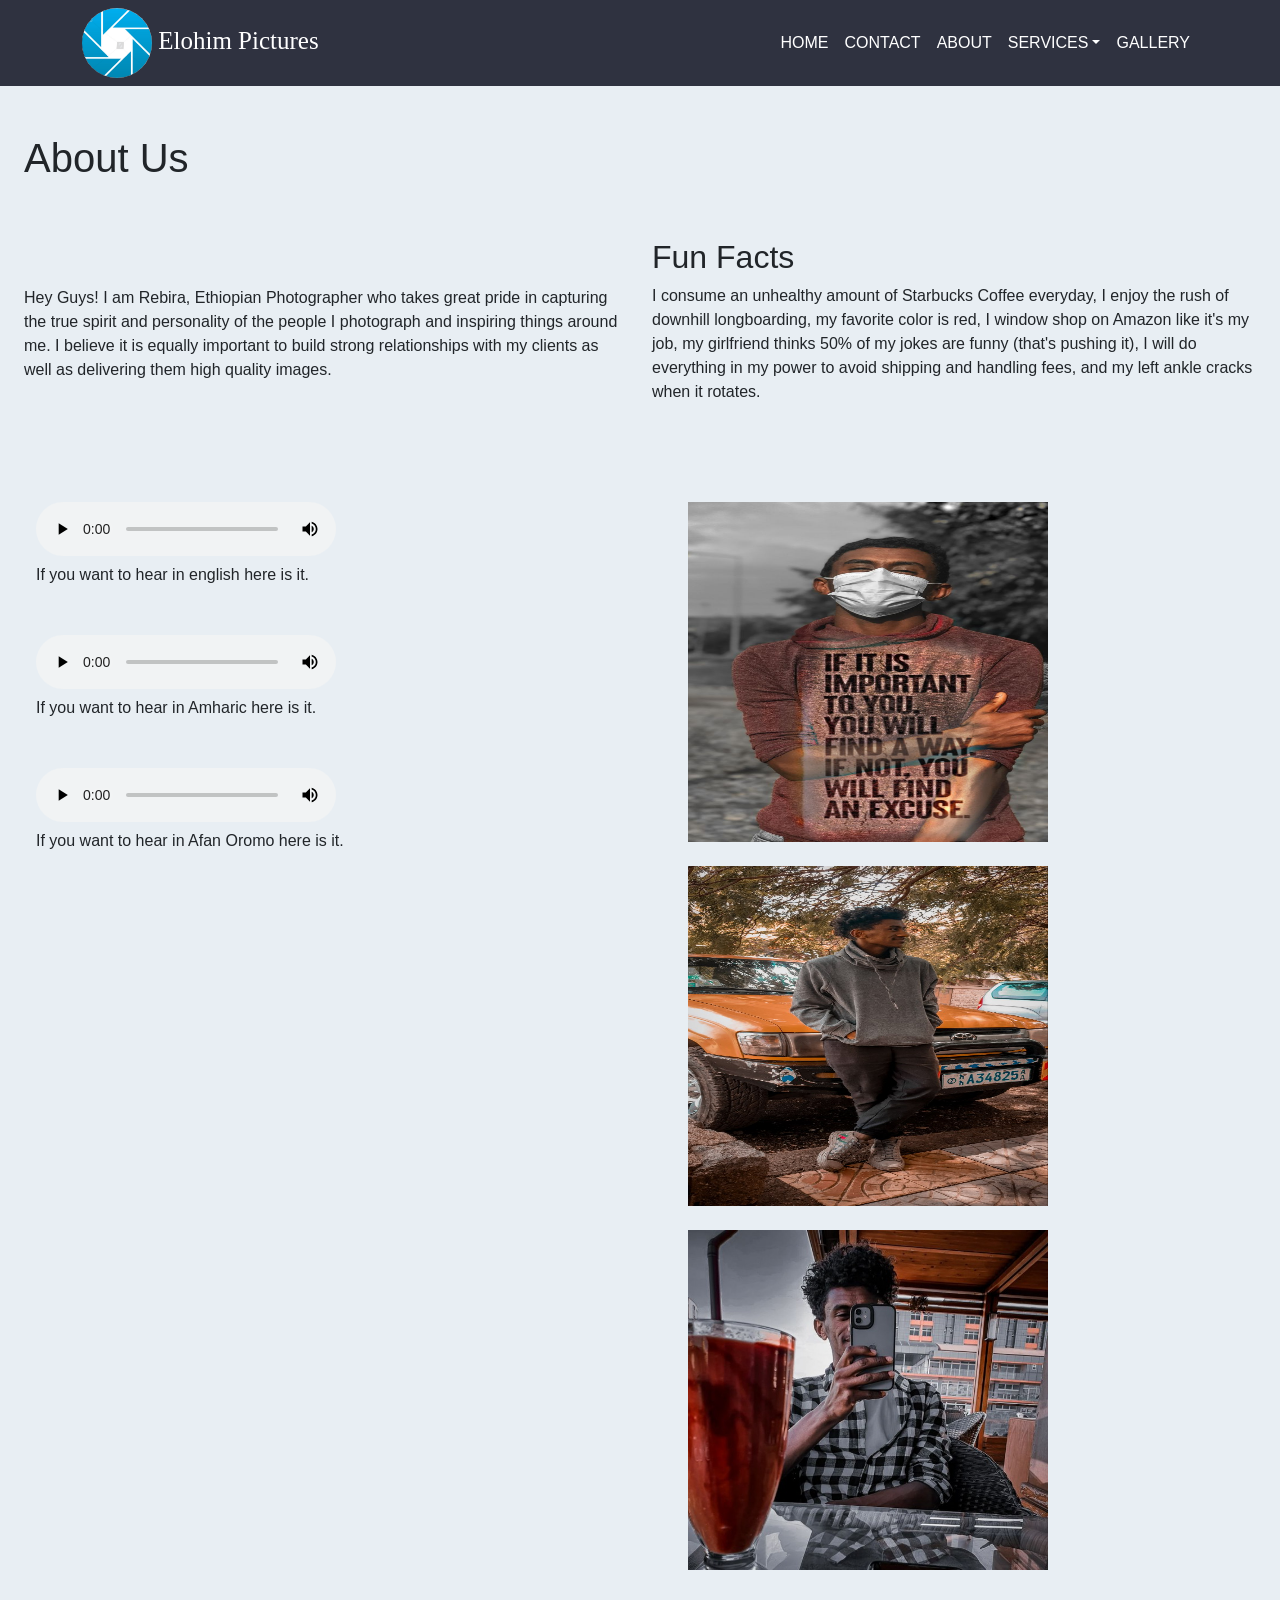
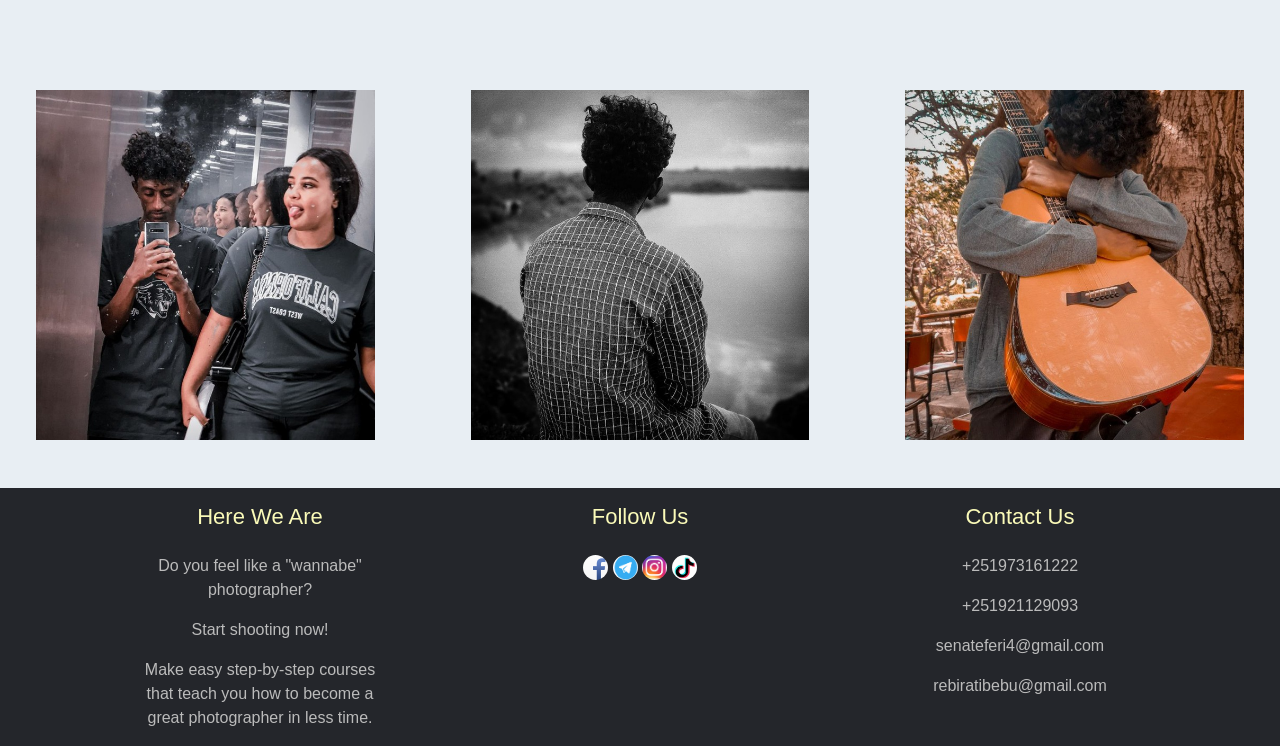
<file: aboutFinal.html>
<!DOCTYPE html>
<html lang="en">
<head>
    <meta charset="UTF-8">
    <meta http-equiv="X-UA-Compatible" content="IE=edge">
    <meta name="viewport" content="width=device-width, initial-scale=1.0">
    <link href="https://cdn.jsdelivr.net/npm/bootstrap@5.3.0-alpha1/dist/css/bootstrap.min.css" rel="stylesheet" integrity="sha384-GLhlTQ8iRABdZLl6O3oVMWSktQOp6b7In1Zl3/Jr59b6EGGoI1aFkw7cmDA6j6gD" crossorigin="anonymous">
    <link rel="stylesheet" href="styleabout.css">
    <title>Elohim Pictures</title>
</head>
<body overflow-x-hidden>
    <div id="container">
        <div overflow-x-hidden overflow-y-auto id="main">
            <header class="header">
                <nav class="navbar navbar-expand-lg">
                    <div class="container">
                        <div class="logo">
                            <img src="images/camera.png" alt="elohim pictures logo">
                            Elohim Pictures
                        </div>
                        <button class="navbar-toggler" type="button" data-bs-toggle="collapse" data-bs-target="#navmenu">
                            <span class="navbar-toggler-icon">.</span>
                        </button>
                        <div class="collapse navbar-collapse" id="navmenu">
                            <ul class="navbar-nav ms-auto">
                                <li class="nav-item"><a class="nav-link" href="index.html">HOME</a></li>
                                    <li class="nav-item"><a class="nav-link" href="contactFinal.html">CONTACT</a></li>
                                    <li class="nav-item"><a class="nav-link" href="aboutFinal.html">ABOUT</a></li>
                                    <li class="nav-item dropdown" id="dropdown" ><a class="nav-link dropdown-toggle" href="#" role="button" data-bs-toggle="dropdown" aria-expanded="false">SERVICES</a>
                                        <ul class="dropdown-menu">
                                            <li><a class="dropdown-item" href="wallpaperPhotosFinal.html">WALLPAPER PHOTOS</a></li>
                                            <li><a class="dropdown-item" href="photoTipsFinal.html">PHOTO TIPS</a></li>
                                            <li><a class="dropdown-item" href="photoCompetitionFinal.html">PHOTO COMPETITON</a></li>
                                        </ul>
                                    </li>
                                    <li class="nav-item"><a class="nav-link" href="galleryFinal.html">GALLERY</a></li>
    
                            </ul>
                        </div>
                    </div>
            
                </nav>
            </header>

            <h1 class="mt-4 p-4" id="header">About Us</h1>
            <div class="row p-4">
                <div class="col-lg-6 col-sm-12">
                    <p class="text-align-justify mt-5 mb-5">Hey Guys! I am Rebira, Ethiopian Photographer who takes great pride in capturing 
                        the true spirit and personality of the people I photograph and inspiring things around me. 
                        I believe it is equally important to build strong relationships with my clients as well 
                        as delivering them high quality images. </p>
                </div>

                <div class="col-lg-6 col-sm-12">
                    <h2>Fun Facts</h2>
                    <p class="text-align-justify">I consume an unhealthy amount of Starbucks Coffee everyday, I enjoy the rush of downhill 
                       longboarding, my favorite color is red, I window shop on Amazon like it's my job, my girlfriend 
                       thinks 50% of my jokes are funny (that's pushing it), I will do everything in my power to avoid 
                       shipping and handling fees, and my left ankle cracks when it rotates.</p>
                </div>
            </div>

            <div class="row">
                <div class="col-lg-6 col-sm-12 p-5">
                    <div class="auds mb-5">
                        <audio controls>
                            <source src="audios/english.ogg" type="audio/ogg">
                        </audio>
                        <p>If you want to hear in english here is it.</p>
                    </div> 
                    
                    <div class="auds mb-5">
                        <audio controls>
                            <source src="audios/amharic.ogg" type="audio/ogg">
                        </audio>
                        <p>If you want to hear in Amharic here is it.</p>
                    </div>

                    <div class="auds mb-5">
                        <audio controls>
                             <source src="audios/oromifa.ogg" type="audio/ogg">
                        </audio>
                        <p>If you want to hear in Afan Oromo here is it.</p>
                    </div>

                </div>

                <div class="col-lg-6 col-sm-12 p-5">
                    <img class="img-fluid mb-4" id="img1" src="images/rebira1.jpg" alt="Photograph of Rebira, The owner of this website.">
                    <img class="img-fluid mb-4" id="img2" src="images/rebira2.jpg" alt="Photograph of Rebira, The owner of this website.">
                    <img class="img-fluid mb-4" id="img3" src="images/rebira3.jpg" alt="Photograph of Rebira, The owner of this website.">
                </div>
            </div>

            <div class="row">
                <div class="col-lg-4 col-sm-12 p-5">
                    <img class="img-fluid" id="img4" src="images/about1.jpg" alt="Photograph of Rebira, The owner of this website and a girl.">
                </div>
                <div class="col-lg-4 col-sm-12 p-5">
                    <img class="img-fluid" id="img5" src="images/about2.jpg" alt="Photograph of Rebira, The owner of this website.">
                </div>
                <div class="col-lg-4 col-sm-12 p-5">
                    <img class="img-fluid" id="img6" src="images/about3.jpg" alt="Photograph of Rebira, The owner of this website.">
                </div>
            </div>

        </div>
    </div>
    
    <footer pt-5 pb-4>
        <div class="container text-center text-md-left">
            <div class="row text-center text-md-left">
                <div class="col-md-3 col-lg-3 col-xl-3 mx-auto mt-3">
                    <h4 class="mb-4">Here We Are</h4>
                        <p class="comment">Do you feel like a "wannabe" photographer?</p>
                        <p class="comment">Start shooting now!</p>
                        <p class="comment">Make easy step-by-step courses that teach you how to become a great photographer in less time.</p>
                    
                </div>
                <div class="col-md-3 col-lg-3 col-xl-3 mx-auto mt-3">
                    <h4 class="mb-4">Follow Us</h4>
                        <a href="https://www.facebook.com/sena.teferi.73"><img id="facebook" src="images/facebook.png" alt="Facebook Logo"></a>
                        <a href="https://t.me/elohim_picture"><img id="telegram" src="images/telegram.png" alt="Telegram Logo"></a>
                        <a href="http://instagram.com/reb.ira?utm_source=qr"><img id="instagram" src="images/instagram.png" alt="Instagram Logo"></a>
                        <a href="http://tiktok.com/@jobinnn0"><img id="tiktok" src="images/tiktok.png" alt="Twitter Logo"></a>
    
                </div>
                <div class="col-md-3 col-lg-3 col-xl-3 mx-auto mt-3">
                    <h4 class="mb-4">Contact Us</h4>
                        <p class="contact-option">+251973161222</p>
                        <p class="contact-option">+251921129093</p>
                        <p class="contact-option">senateferi4@gmail.com</p>
                        <p class="contact-option">rebiratibebu@gmail.com</p>
    
                </div>
            </div>
    
        </div>
       </footer>
    
    <script src="https://cdn.jsdelivr.net/npm/bootstrap@5.3.0-alpha1/dist/js/bootstrap.bundle.min.js" integrity="sha384-w76AqPfDkMBDXo30jS1Sgez6pr3x5MlQ1ZAGC+nuZB+EYdgRZgiwxhTBTkF7CXvN" crossorigin="anonymous"></script> 
</body>
</html>
</file>
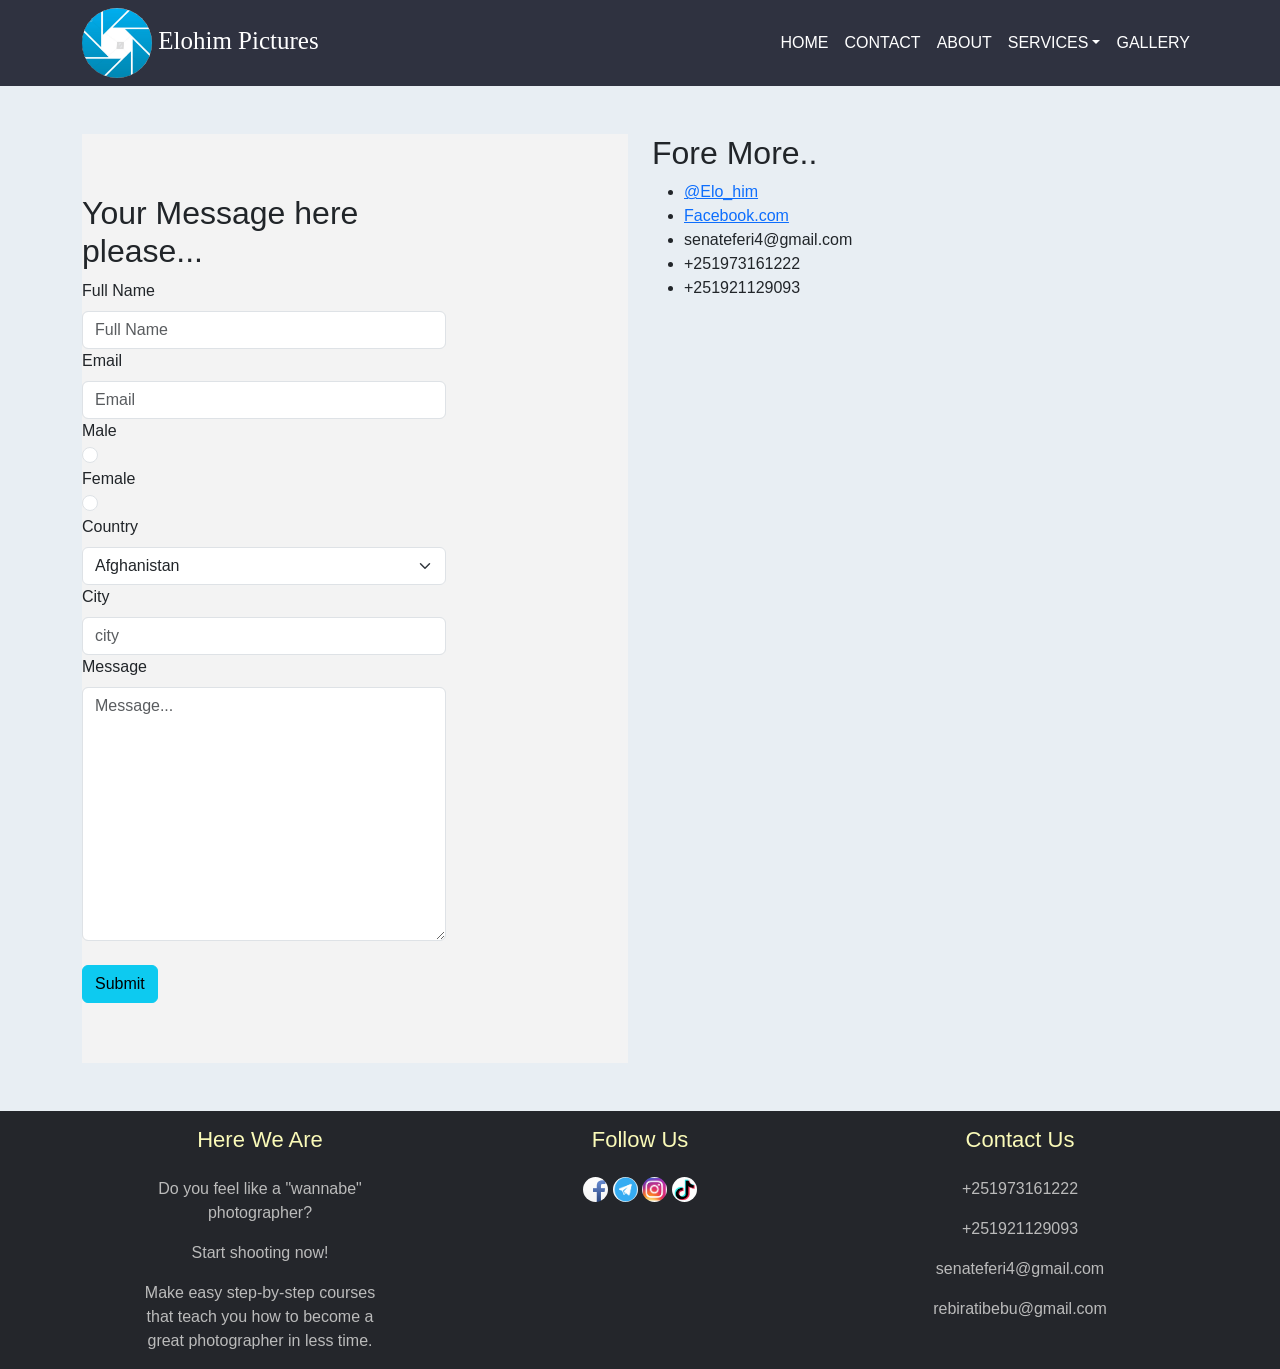
<file: contactFinal.html>
<!DOCTYPE html>
<html lang="en">
<head>
    <meta charset="UTF-8">
    <meta http-equiv="X-UA-Compatible" content="IE=edge">
    <meta name="viewport" content="width=device-width, initial-scale=1.0">
    <link href="https://cdn.jsdelivr.net/npm/bootstrap@5.3.0-alpha1/dist/css/bootstrap.min.css" rel="stylesheet" integrity="sha384-GLhlTQ8iRABdZLl6O3oVMWSktQOp6b7In1Zl3/Jr59b6EGGoI1aFkw7cmDA6j6gD" crossorigin="anonymous">
    <link rel="stylesheet" href="stylecontact.css">
    <title>Elohim Pictures</title>
</head>
<body>
    <div id="container">
        <div overflow-x-hidden overflow-y-auto id="main">
            <header class="header">
                <nav class="navbar navbar-expand-lg">
                    <div class="container">
                        <div class="logo">
                            <img src="images/camera.png" alt="elohim pictures logo">
                            Elohim Pictures
                        </div>
                        <button class="navbar-toggler" type="button" data-bs-toggle="collapse" data-bs-target="#navmenu">
                            <span class="navbar-toggler-icon">.</span>
                        </button>
                        <div class="collapse navbar-collapse" id="navmenu">
                            <ul class="navbar-nav ms-auto">
                                <li class="nav-item"><a class="nav-link" href="index.html">HOME</a></li>
                                    <li class="nav-item"><a class="nav-link" href="contactFinal.html">CONTACT</a></li>
                                    <li class="nav-item"><a class="nav-link" href="aboutFinal.html">ABOUT</a></li>
                                    <li class="nav-item dropdown" id="dropdown" ><a class="nav-link dropdown-toggle" href="#" role="button" data-bs-toggle="dropdown" aria-expanded="false">SERVICES</a>
                                        <ul class="dropdown-menu">
                                            <li><a class="dropdown-item" href="wallpaperPhotosFinal.html">WALLPAPER PHOTOS</a></li>
                                            <li><a class="dropdown-item" href="photoTipsFinal.html">PHOTO TIPS</a></li>
                                            <li><a class="dropdown-item" href="photoCompetitionFinal.html">PHOTO COMPETITON</a></li>
                                        </ul>
                                    </li>
                                    <li class="nav-item"><a class="nav-link" href="galleryFinal.html">GALLERY</a></li>
    
                            </ul>
                        </div>
                    </div>
            
                </nav>
            </header>

             <div class="container">
                <div class="row">
                    <div id="column" class="col-lg-6 col-md-6 col-sm-12">
                        <div class="index-form mt-5 mb-5">
                            <div class="contain">
                                <div class="col-sm-4"></div>
                                <div class="col-lg-8 col-md-7 col-sm-4">
                                    <form id="form" action="/">
                                        <h2>Your Message here please...</h2>
                                        <div class="form-group">
                                            <label class="form-label" for="validationServer01">Full Name</label>
                                            <input class="form-control" type="text" name="name" id="validationServer01" placeholder="Full Name" required>
                                            <div class="valid-feedback">
                                                Looks good!
                                            </div>
                                        </div>
                                        <div class="form-group">
                                            <label class="form-label" for="email">Email</label>
                                            <input class="form-control" type="email" spellcheck="false" name="email" id="email" placeholder="Email" required>
                                        </div>
                                        <div class="form-group">
                                            <label class="form-check-label" for="validationFormCheck1">Male</label><br>
                                            <input class="form-check-input" type="radio" name="male" id="validationFormCheck1" value="Male">
                                        </div>
                                        <div class="form-group">
                                            <label class="form-check-label" for="validationFormCheck2">Female</label><br>
                                            <input class="form-check-input" type="radio" name="female" id="validationFormCheck2" value="Female">
                                        </div>
                                        <div class="form-group">
                                            <label class="form-label" for="country">Country</label>
                                            <select class="form-select" name="country" id="country" placeholder="Country">
                                            <option value="Afghanistan">Afghanistan</option>
                                            <option value="Albania">Albania</option>
                                            <option value="Algeria">Algeria</option>
                                            <option value="Andorra">Andorra</option>
                                            <option value="Angola">Angola</option>
                                            <option value="Antigua and Barbuda">Antigua and Barbuda</option>
                                            <option value="Argetina">Argetina</option>
                                            <option value="Armenia">Armenia</option>
                                            <option value="Australia">Australia</option>
                                            <option value="Austria">Austria</option>
                                            <option value="Azerbaijan">Azerbaijan</option>
                                            <option value="Bahamas">Bahamas</option>
                                            <option value="Bahrian">Bahrian</option>
                                            <option value="Bangladesh">Bangladesh</option>
                                            <option value="Barbados">Barbados</option>
                                            <option value="Belarus">Belarus</option>
                                            <option value="Belgium">Belgium</option>
                                            <option value="Belize">Belize</option>
                                            <option value="Burkina Faso">Burkina Faso</option>
                                            <option value="Burundi">Burundi</option>
                                            <option value="Côte d'Ivoire">Côte d'Ivoire</option>
                                            <option value="Cabo Verde">Cabo Verde</option>
                                            <option value="Cambodia">Cambodia</option>
                                            <option value="Cameroon">Cameroon</option>
                                            <option value="Canada">Canada</option>
                                            <option value="Central African Republic">Central African Republic</option>
                                            <option value="Chad">Chad</option>
                                            <option value="Chile">Chile</option>
                                            <option value="China">China</option>
                                            <option value="Colombia">Colombia</option>
                                            <option value="Comoros">Comoros</option>
                                            <option value="Congo (Congo-Brazzaville)">Congo (Congo-Brazzaville)</option>
                                            <option value="Costa Rica">Costa Rica</option>
                                            <option value="Crotia">Crotia</option>
                                            <option value="Cuba">Cuba</option>
                                            <option value="Cyprus">Cyprus</option>
                                            <option value="Czechia (Czech Republic)">Czechia (Czech Republic)</option>
                                            <option value="Democratic Republic of the Congo">Democratic Republic of the Congo</option>
                                            <option value="Denmark">Denmark</option>
                                            <option value="Djibouti">Djibouti</option>
                                            <option value="Dominica">Dominica</option>
                                            <option value="Dominican Republic">Dominican Republic</option>
                                            <option value="Ecuador">Ecuador</option>
                                            <option value="Egypt">Egypt</option>
                                            <option value="El Salvador">El Salvador</option>
                                            <option value="Equatorial Guinea">Equatorial Guinea</option>
                                            <option value="Eritrea">Eritrea</option>
                                            <option value="Estonia">Estonia</option>
                                            <option value="Eswatini">Eswatini</option>
                                            <option value="Ethiopia">Ethiopia</option>
                                            <option value="Fiji">fiji</option>
                                            <option value="Finland">Finland</option>
                                            <option value="France">France</option>
                                            <option value="Gabon">Gabon</option>
                                            <option value="Gambia">Gambia</option>
                                            <option value="Georgia">Georgia</option>
                                            <option value="Germany">Germany</option>
                                            <option value="Ghana">Ghana</option>
                                            <option value="Greece">Greece</option>
                                            <option value="Grenada">Grenada</option>
                                            <option value="Guatemala">Guatemala</option>
                                            <option value="Guinea">Guinea</option>
                                            <option value="Guinea-Bissau">Guinea-Bissau</option>
                                            <option value="Guyana">Guyana</option>
                                            <option value="Haiti">Haiti</option>
                                            <option value="Holy see">Holy see</option>
                                            <option value="Honduras">Honduras</option>
                                            <option value="Hungary">Hungary</option>
                                            <option value="Iceland">Iceland</option>
                                            <option value="India">India</option>
                                            <option value="Indonesia">Indonesia</option>
                                            <option value="Iran">Iran</option>
                                            <option value="Iraq">Iraq</option>
                                            <option value="Ireland">Ireland</option>
                                            <option value="Israel">Israel</option>
                                            <option value="Italy">Itlay</option>
                                            <option value="Jamaica">Japan</option>
                                            <option value="Jordan">Jordan</option>
                                            <option value="Kazakhstan">Kazakhstan</option>
                                            <option value="Kenya">Kenya</option>
                                            <option value="Kiribati">Kiribati</option>
                                            <option value="Kuwait">Kuwait</option>
                                            <option value="Kyrgyzstan">Kyrgyzstan</option>
                                            <option value="Laos">Laos</option>
                                            <option value="Latvia">Latvia</option>
                                            <option value="Lebanon">Lebanon</option>
                                            <option value="Lesotho">Lesotho</option>
                                            <option value="Liberia">Liberia</option>
                                            <option value="Liechtenstein">Liechtenstein</option>
                                            <option value="Lithuania">Lithuania</option>
                                            <option value="Luxembourg">Luxembourg</option>
                                            <option value="Madagascar">Madagascar</option>
                                            <option value="Malawi">Malawi</option>
                                            <option value="Malaysia">Malaysia</option>
                                            <option value="Maldives">Maldives</option>
                                            <option value="Mali">MoroccoMali</option>
                                            <option value="Malta">Malta</option>
                                            <option value="Marshall Islands">Marshall Islands</option>
                                            <option value="Mauritania">Mauritania</option>
                                            <option value="Mauritius">Mauritius</option>
                                            <option value="Mexico">Mexico</option>
                                            <option value="Mauritius">Mauritius</option>
                                            <option value="Moldova">Moldova</option>
                                            <option value="Monaco">Monaco</option>
                                            <option value="Mongolia">Mongolia</option>
                                            <option value="Montenegro">Montenegro</option>
                                            <option value="Morocco">Morocco</option>
                                            <option value="Mozambique">Mozambique</option>
                                            <option value="Namibia">Namibia</option>
                                            <option value="Nauru">Nauru</option>
                                            <option value="Nepal">Nepal</option>
                                            <option value="Netherlands">Netherlands</option>
                                            <option value="New Zealand">New Zealand</option>
                                            <option value="Nicaragua">Nicaragua</option>
                                            <option value="Niger">Niger</option>
                                            <option value="Nigeria">Nigeria</option>
                                            <option value="North Korea">North Korea</option>
                                            <option value="North Macedonia">North Macedonia</option>
                                            <option value="Norway">Norway</option>
                                            <option value="Oman">Oman</option>
                                            <option value="Pakistan">Pakistan</option>
                                            <option value="Palau">Palau</option>
                                            <option value="Palestine State">Palestine State</option>
                                            <option value="Panama">Panama</option>
                                            <option value="Papua New Guinea">Papua New Guinea</option>
                                            <option value="Paraguay">Paraguay</option>
                                            <option value="Peru">Peru</option>
                                            <option value="Philippines">Philippines</option>
                                            <option value="Poland">Poland</option>
                                            <option value="Portugal">Portugal</option>
                                            <option value="Qatar">Qatar</option>
                                            <option value="Romania">Romania</option>
                                            <option value="Russia">Russia</option>
                                            <option value="Rwanda">Rwanda</option>
                                            <option value="Saint Kitts and Nevis">Saint Kitts and Nevis</option>
                                            <option value="Saint Kitts and Nevis">Saint Kitts and Nevis</option>
                                            <option value="Saint Vincent and the Grenadines">Saint Vincent and the Grenadines</option>
                                            <option value="Samoa">Samoa</option>
                                            <option value="San Marino">San Marino</option>
                                            <option value="Sao Tome and Principe">Sao Tome and Principe</option>
                                            <option value="Saudi Arabia">Saudi Arabia</option>
                                            <option value="Senegal">Senegal</option>
                                            <option value="Serbia">Serbia</option>
                                            <option value="Seychelles">Seychelles</option>
                                            <option value="Sierra Leone">Sierra Leone</option>
                                            <option value="Singapore">Singapore</option>
                                            <option value="Slovakia">Slovakia</option>
                                            <option value="Slovenia">Slovenia</option>
                                            <option value="Solomon Islands">Solomon Islands</option>
                                            <option value="Somaila">Somalia</option>
                                            <option value="South Africa">South Africa</option>
                                            <option value="South Korea">South Korea</option>
                                            <option value="South Sudan">South Sudan</option>
                                            <option value="Spain">Spain</option>
                                            <option value="Sri Lanka">Sri Lnak</option>
                                            <option value="Sudan">Sudan</option>
                                            <option value="Suriname">Suriname</option>
                                            <option value="Sweden">Sweden</option>
                                            <option value="Switzerland">Switzerland</option>
                                            <option value="Syria">Syria</option>
                                            <option value="Tajikistan">Tajikistan</option>
                                            <option value="Tanzania">Tanzania</option>
                                            <option value="Thailand">Thailand</option>
                                            <option value="Timor-Leste">Timor-Leste</option>
                                            <option value="Togo">Togo</option>
                                            <option value="Tonga">Tonga</option>
                                            <option value="Trinidad and Tobago">Trinidad and Tobago</option>
                                            <option value="Tunisia">Tunisia</option>
                                            <option value="Turkey">Turkey</option>
                                            <option value="Turkmenistan">Turkmenistan</option>
                                            <option value="Tuvalu">Tuvalu</option>
                                            <option value="Uganda">Uganda</option>
                                            <option value="Ukraine">Ukraine</option>
                                            <option value="United Arab Emirates">United Arab Emirates</option>
                                            <option value="United Kingdom">United Kingdom</option>
                                            <option value="United States of America">United States of America</option>
                                            <option value="Uruguay">Uruguay</option>
                                            <option value="Uzbekistan">Uzbekistan</option>
                                            <option value="Uzbekistan">Uzbekistan</option>
                                            <option value="Venezuela">Venezuela</option>
                                            <option value="Venezuela">Venezuela</option>
                                            <option value="Yemen">Yemen</option>
                                            <option value="Zambia">Zambia</option>
                                            <option value="Zimbabwe">Zimbabwe</option>
                                           
                                        </select>
                                        </div>
                                        <div class="form-group">
                                            <label class="form-label" for="city">City</label>
                                            <input class="form-control" type="text" name="city" id="city" placeholder="city" required>
                                        </div>
                                        <div class="form-group">
                                            <label class="form-label" for="validationTextarea">Message</label>
                                            <textarea class="form-control" name="message" id="validationTextarea" cols="30" rows="10" placeholder="Message..."></textarea>
                                            <div class="invalid-feedback">
                                                Please enter a message in the textarea.
                                            </div>
                                        </div><br>
                                        <button id="validate" class="btn btn-info" type="submit">Submit</button>
        
                                    </form>
                                    
                                </div>
                            </div>
                        </div>                        
                        <div id="result"></div>
                        
                    </div>
                    <div id="column" class="col-lg-6 col-md-6 col-sm-12 mt-5">
                        <h2>Fore More..</h2>
                        <ul class="links">
                            <li><a href="https://t.me/elohim_picture">@Elo_him</a></li>
                            <li><a href="https://www.facebook.com/sena.teferi.73">Facebook.com</a></li>
                            <li>senateferi4@gmail.com</li>
                            <li>+251973161222</li>
                            <li>+251921129093</li>
                        </ul>
                    </div>
                </div>

                </div>
                
        </div>
    </div>        
    
    <footer pt-5 pb-4>
        <div class="container text-center text-md-left">
            <div class="row text-center text-md-left">
                <div class="col-md-3 col-lg-3 col-xl-3 mx-auto mt-3">
                    <h4 class="mb-4">Here We Are</h4>
                        <p class="comment">Do you feel like a "wannabe" photographer?</p>
                        <p class="comment">Start shooting now!</p>
                        <p class="comment">Make easy step-by-step courses that teach you how to become a great photographer in less time.</p>
                    
                </div>
                <div class="col-md-3 col-lg-3 col-xl-3 mx-auto mt-3">
                    <h4 class="mb-4">Follow Us</h4>
                        <a href="https://www.facebook.com/sena.teferi.73"><img id="facebook" src="images/facebook.png" alt="Facebook Logo"></a>
                        <a href="https://t.me/elohim_picture"><img id="telegram" src="images/telegram.png" alt="Telegram Logo"></a>
                        <a href="http://instagram.com/reb.ira?utm_source=qr"><img id="instagram" src="images/instagram.png" alt="Instagram Logo"></a>
                        <a href="http://tiktok.com/@jobinnn0"><img id="tiktok" src="images/tiktok.png" alt="Twitter Logo"></a>
    
                </div>
                <div class="col-md-3 col-lg-3 col-xl-3 mx-auto mt-3">
                    <h4 class="mb-4">Contact Us</h4>
                        <p class="contact-option">+251973161222</p>
                        <p class="contact-option">+251921129093</p>
                        <p class="contact-option">senateferi4@gmail.com</p>
                        <p class="contact-option">rebiratibebu@gmail.com</p>
    
                </div>
            </div>
    
        </div>
       </footer>
       <script src="https://cdn.jsdelivr.net/npm/bootstrap@5.3.0-alpha1/dist/js/bootstrap.bundle.min.js" integrity="sha384-w76AqPfDkMBDXo30jS1Sgez6pr3x5MlQ1ZAGC+nuZB+EYdgRZgiwxhTBTkF7CXvN" crossorigin="anonymous"></script> 
</body>
</html>
</file>
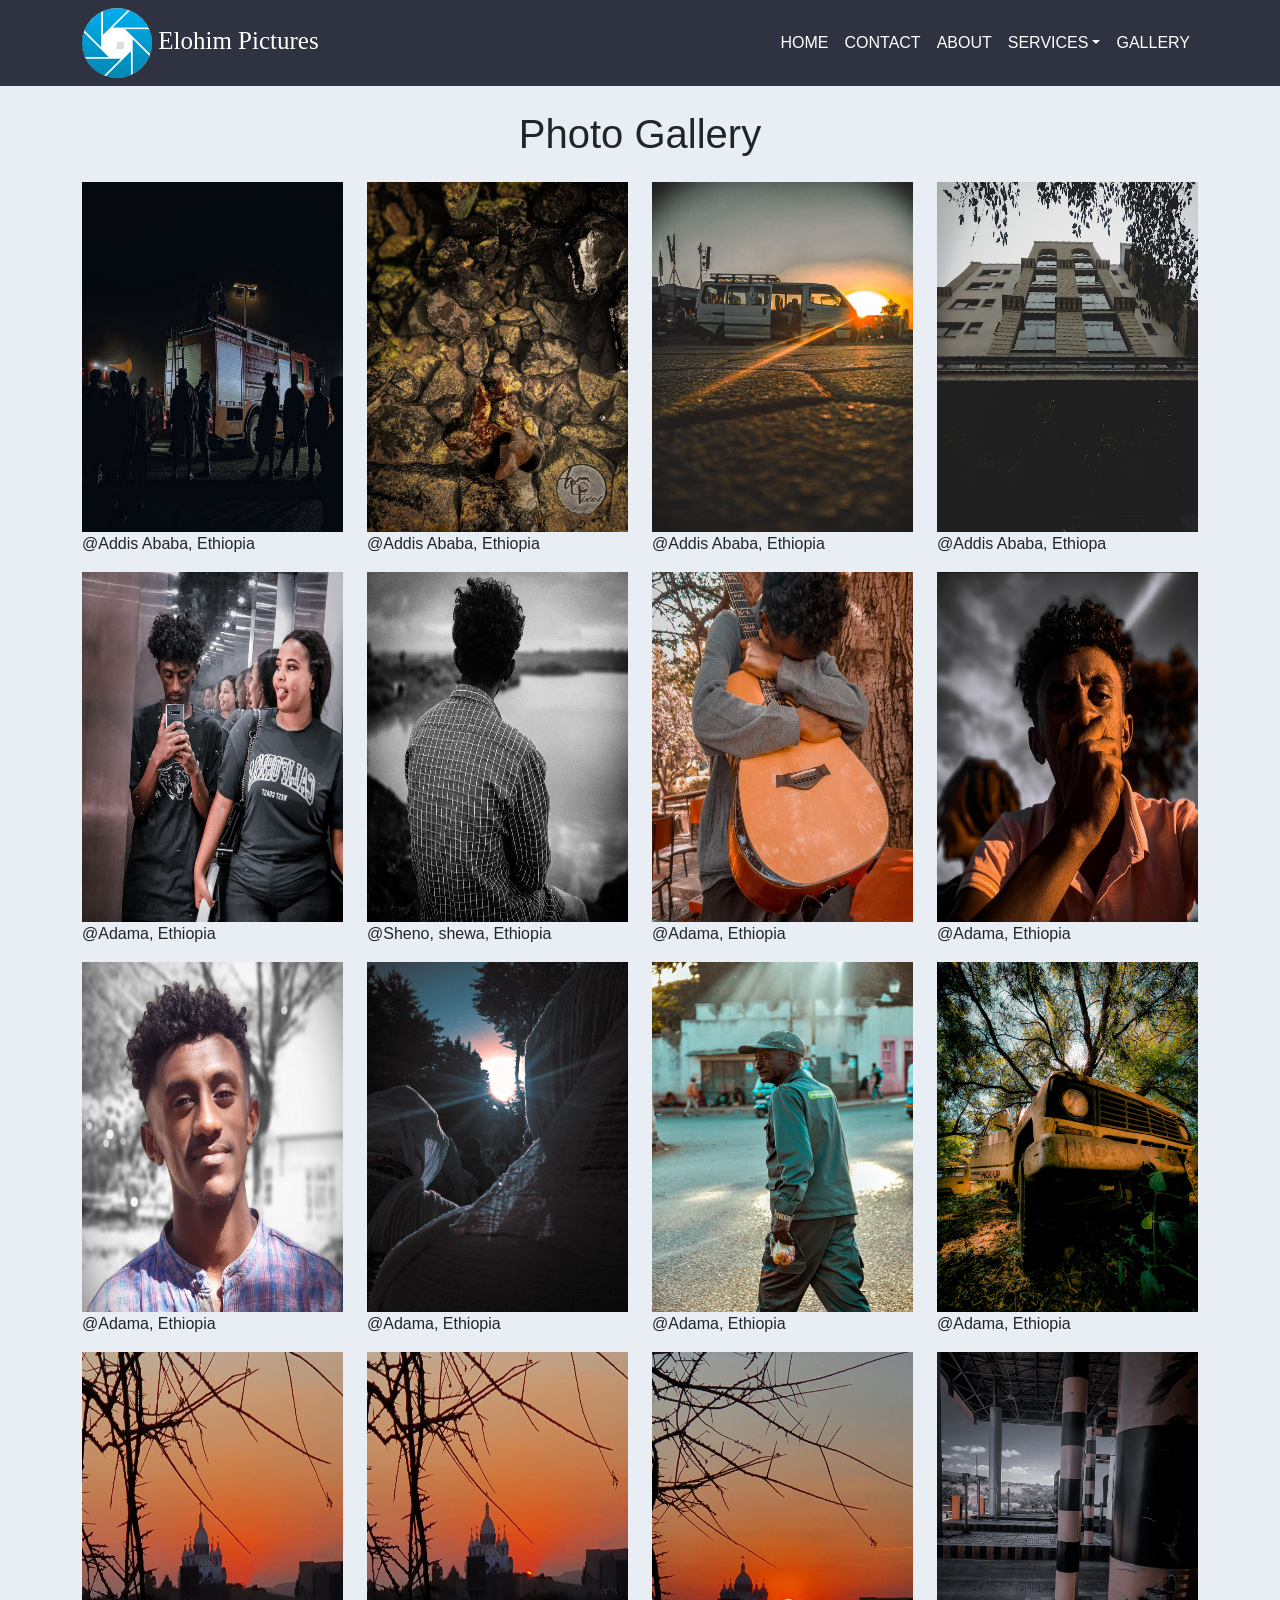
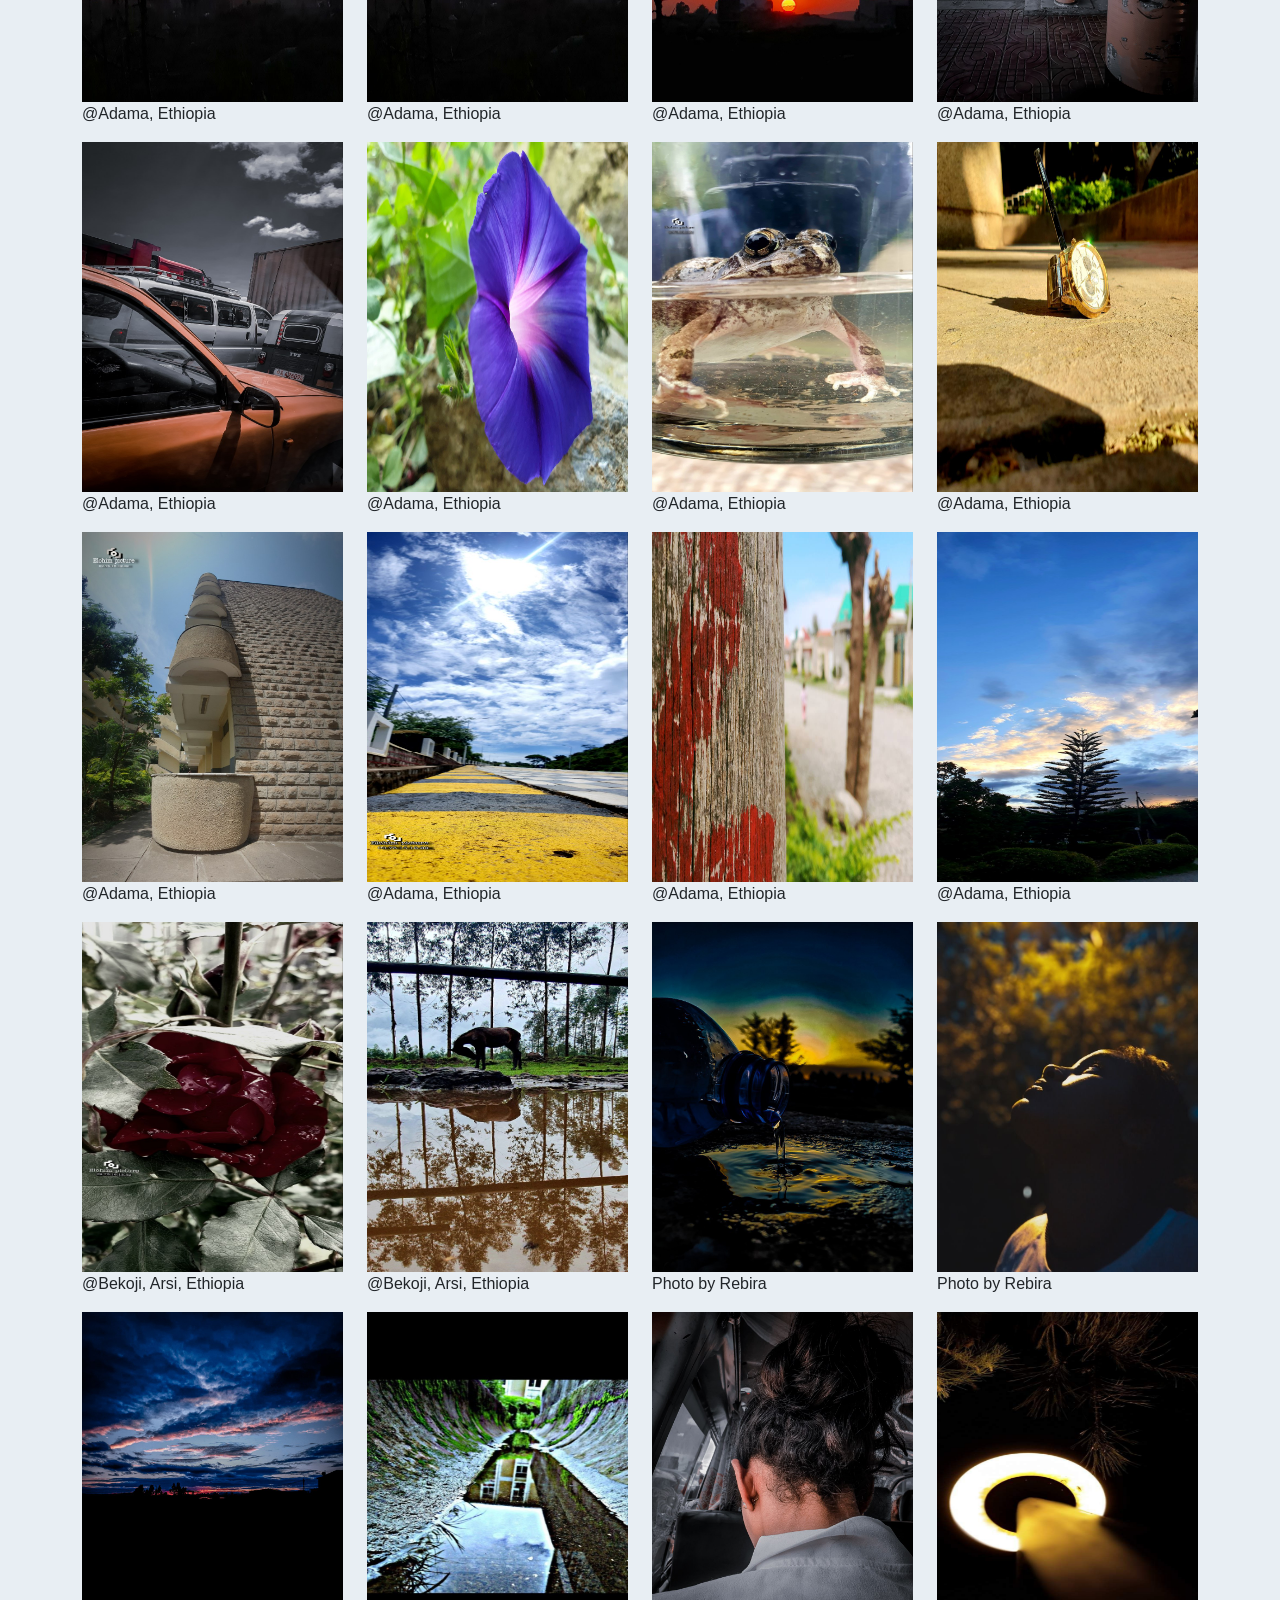
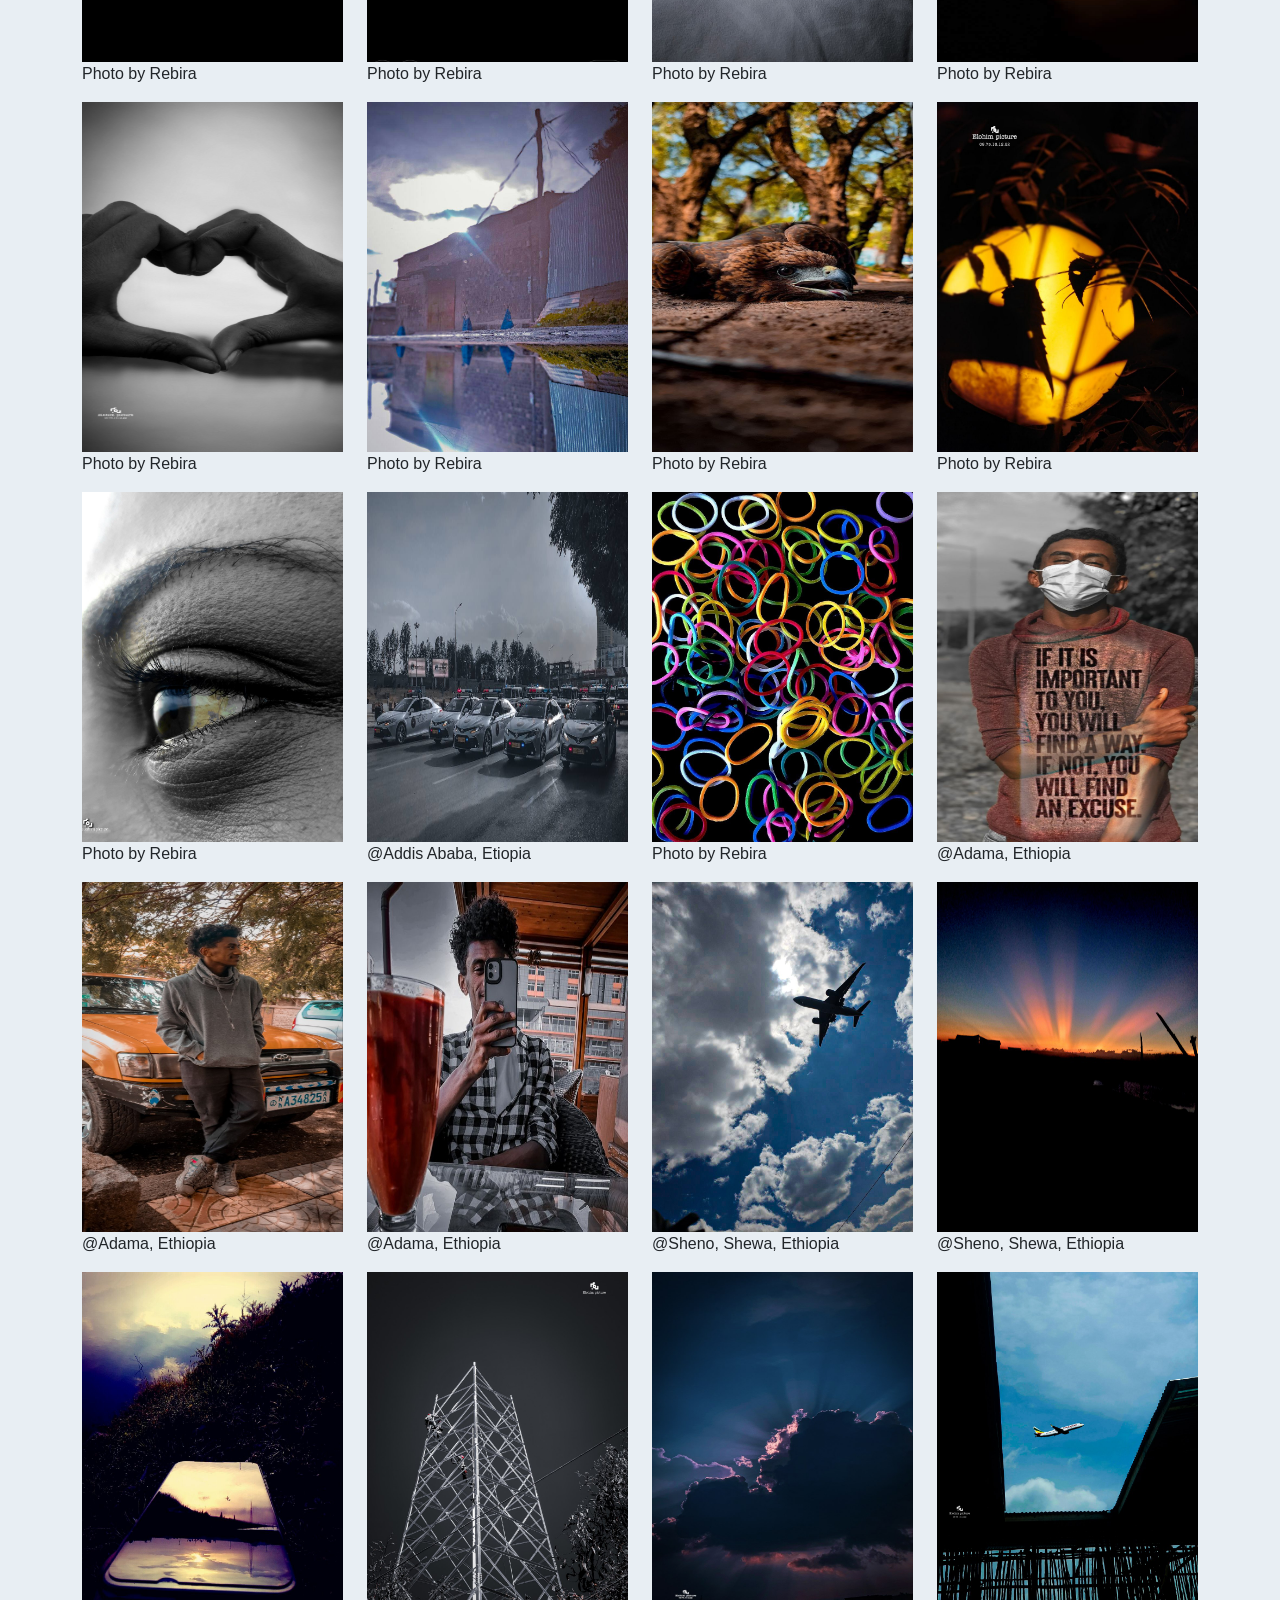
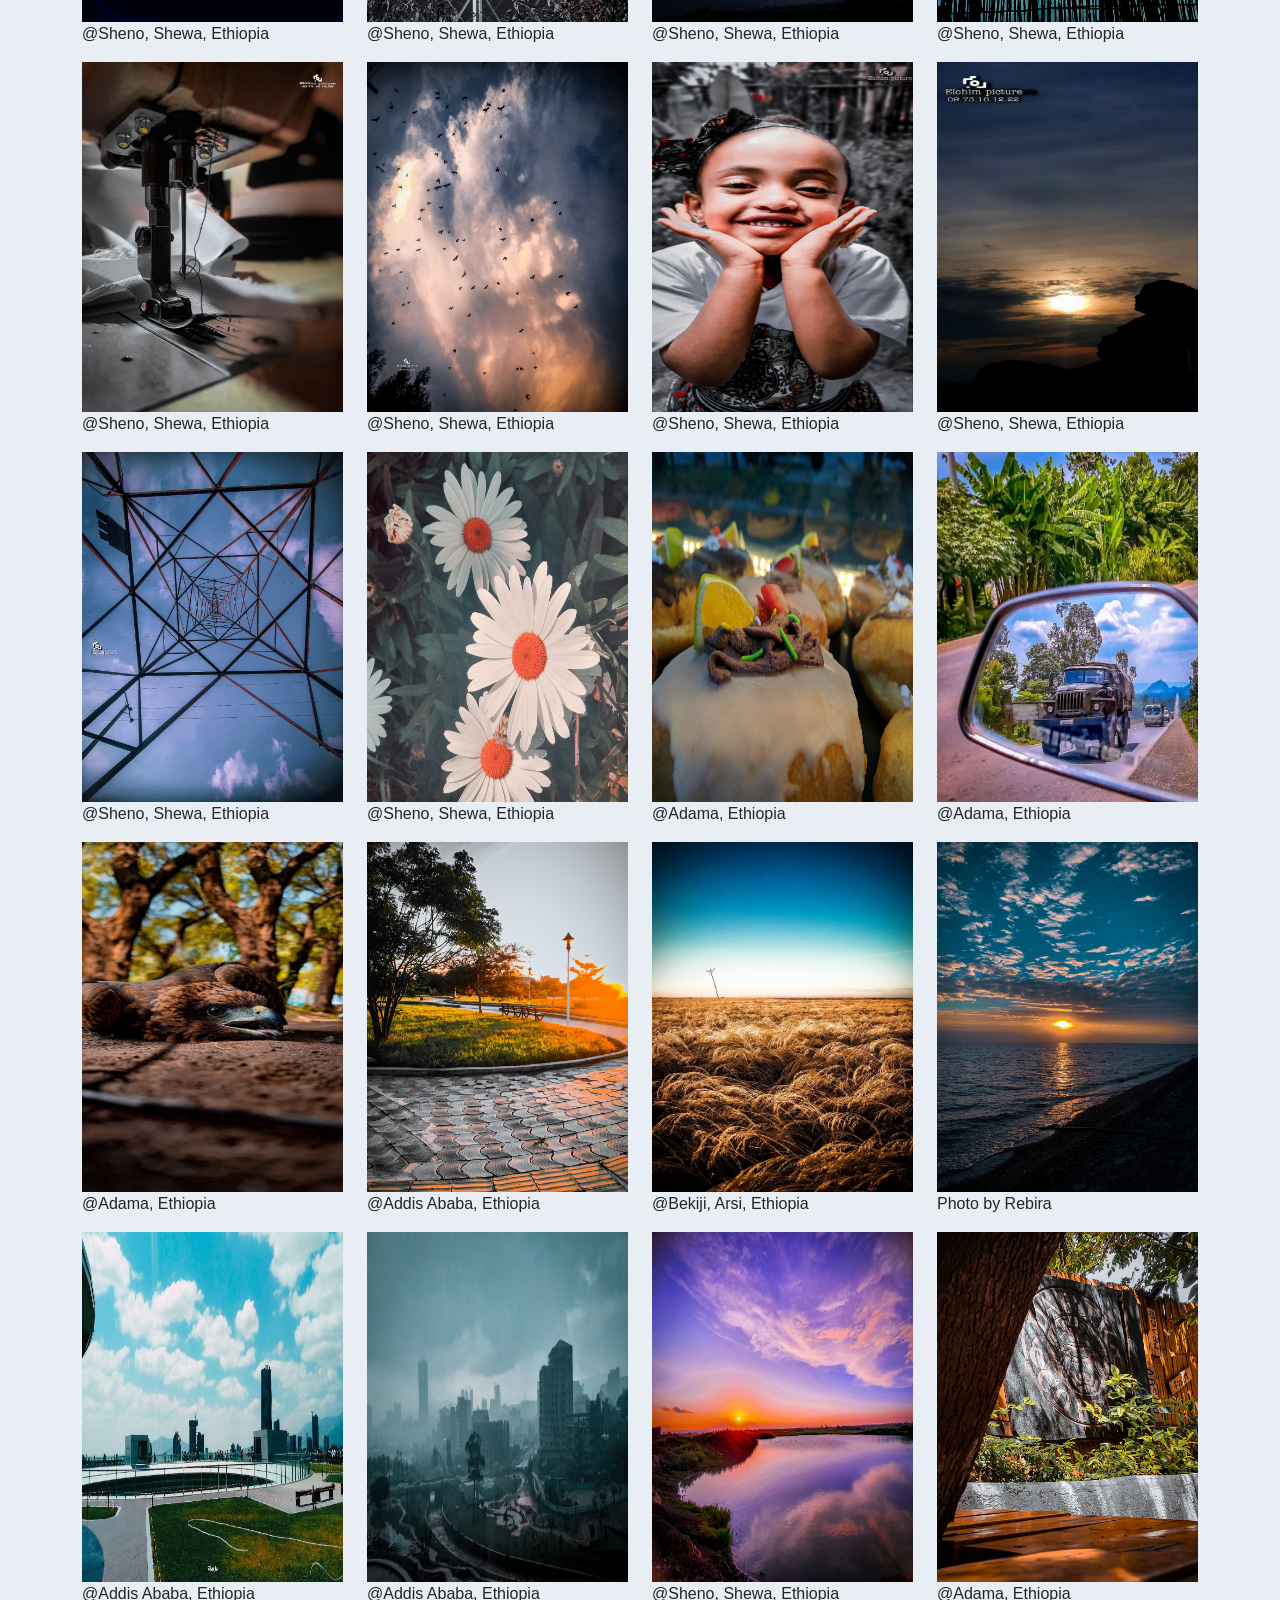
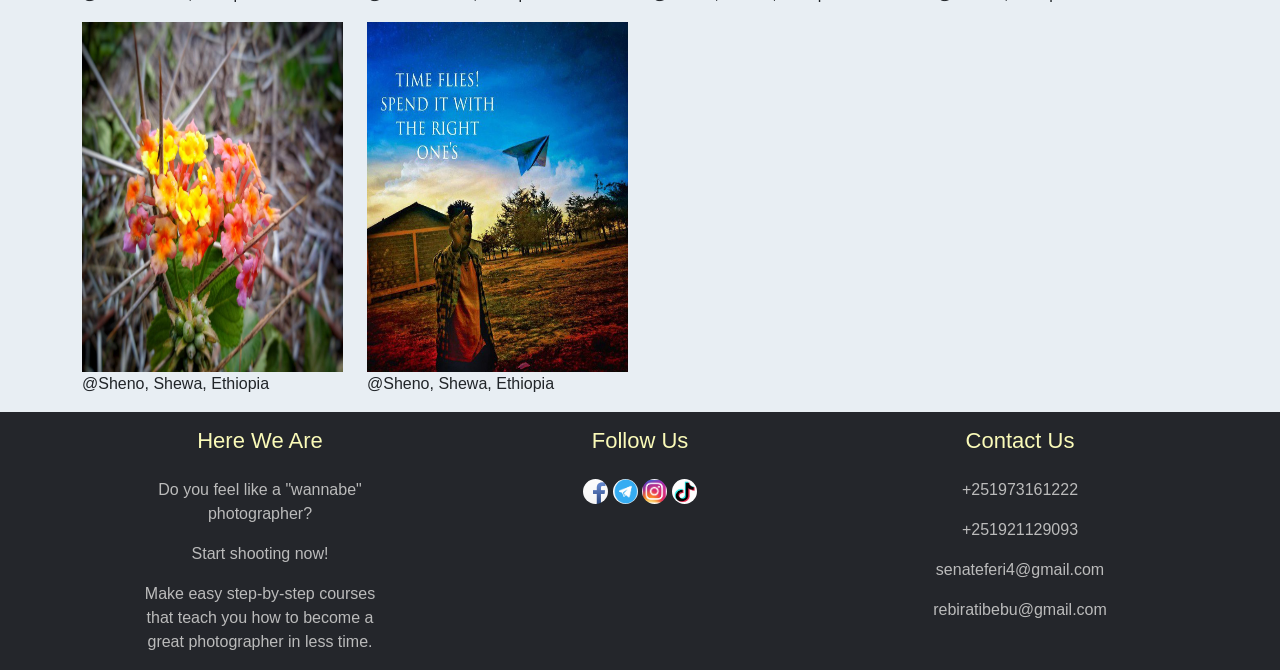
<file: galleryFinal.html>
<!DOCTYPE html>
<html lang="en">
<head>
    <meta charset="UTF-8">
    <meta http-equiv="X-UA-Compatible" content="IE=edge">
    <meta name="viewport" content="width=device-width, initial-scale=1.0">
    <link href="https://cdn.jsdelivr.net/npm/bootstrap@5.3.0-alpha1/dist/css/bootstrap.min.css" rel="stylesheet" integrity="sha384-GLhlTQ8iRABdZLl6O3oVMWSktQOp6b7In1Zl3/Jr59b6EGGoI1aFkw7cmDA6j6gD" crossorigin="anonymous">
    <link rel="stylesheet" href="stylegallery.css">
    <title>Elohim pictures</title>
</head>
<body overflow-x-hidden overfow-y-auto>
   <div id="container">
    <div overflow-x-hidden overflow-y-auto id="main">
        <header class="header">
            <nav class="navbar navbar-expand-lg">
                <div class="container">
                    <div class="logo">
                        <img src="images/camera.png" alt="elohim pictures logo">
                        Elohim Pictures
                    </div>
                    <button class="navbar-toggler" type="button" data-bs-toggle="collapse" data-bs-target="#navmenu">
                        <span class="navbar-toggler-icon">.</span>
                    </button>
                    <div class="collapse navbar-collapse" id="navmenu">
                        <ul class="navbar-nav ms-auto">
                            <li class="nav-item"><a class="nav-link" href="index.html">HOME</a></li>
                                <li class="nav-item"><a class="nav-link" href="contactFinal.html">CONTACT</a></li>
                                <li class="nav-item"><a class="nav-link" href="aboutFinal.html">ABOUT</a></li>
                                <li class="nav-item dropdown" id="dropdown" ><a class="nav-link dropdown-toggle" href="#" role="button" data-bs-toggle="dropdown" aria-expanded="false">SERVICES</a>
                                    <ul class="dropdown-menu">
                                        <li><a class="dropdown-item" href="wallpaperPhotosFinal.html">WALLPAPER PHOTOS</a></li>
                                        <li><a class="dropdown-item" href="photoTipsFinal.html">PHOTO TIPS</a></li>
                                        <li><a class="dropdown-item" href="photoCompetitionFinal.html">PHOTO COMPETITON</a></li>
                                    </ul>
                                </li>
                                <li class="nav-item"><a class="nav-link" href="galleryFinal.html">GALLERY</a></li>

                        </ul>
                    </div>
                </div>
        
            </nav>
        </header>


        <div class="container">
            <h1 class="text-center m-4" >Photo Gallery</h1>
            <div class="row">
                <div class="col-xl-3 col-lg-6 col-md-6 col-sm-6">
                    <img class="img-fluid" src="images/aa1.jpg" alt="A car and people walking">
                    <p>@Addis Ababa, Ethiopia</p>
                </div>
                <div class="col-xl-3 col-lg-6 col-md-6 col-sm-6">
                    <img class="img-fluid" src="images/aa2.jpg" alt="edited land">
                    <p>@Addis Ababa, Ethiopia</p>
                </div>
                <div class="col-xl-3 col-lg-6 col-md-6 col-sm-6">
                    <img class="img-fluid" src="images/aa3.jpg" alt="sun set and minibus car">
                    <p>@Addis Ababa, Ethiopia</p>
                </div>
                <div class="col-xl-3 col-lg-6 col-md-6 col-sm-6">
                    <img class="img-fluid" src="images/aa4.jpg" alt="Building shooted from bottom to top">
                    <p>@Addis Ababa, Ethiopa</p>
                </div>

            </div>
            <div class="row">
                <div class="col-xl-3 col-lg-4 col-md-6 col-sm-6">
                    <img class="img-fluid" src="images/about1.jpg" alt="A standing man and a woman">
                    <p>@Adama, Ethiopia</p>
                </div>
                <div class="col-xl-3 col-lg-4 col-md-6 col-sm-6">
                    <img class="img-fluid" src="images/about2.jpg" alt="A photo taken from back of a man">
                    <p>@Sheno, shewa, Ethiopia</p>
                </div>
                <div class="col-xl-3 col-lg-4 col-md-6 col-sm-6">
                    <img class="img-fluid" src="images/about3.jpg" alt="A man holding a guitar">
                    <p>@Adama, Ethiopia</p>
                </div>
                <div class="col-xl-3 col-lg-4 col-md-6 col-sm-6">
                    <img class="img-fluid" src="images/about4.jpg" alt="A man put his hand on his mouse">
                    <p>@Adama, Ethiopia</p>
                </div>
            </div>
            <div class="row">
                <div class="col-xl-3 col-lg-6 col-md-6 col-sm-6">
                    <img class="img-fluid" src="images/about6.jpg" alt="A photo of a man">
                    <p>@Adama, Ethiopia</p>
                </div>
                <div class="col-xl-3 col-lg-6 col-md-6 col-sm-6">
                    <img class="img-fluid" src="images/adama1.jpg" alt="bright sun and back of two girls">
                    <p>@Adama, Ethiopia</p>
                </div>
                <div class="col-xl-3 col-lg-6 col-md-6 col-sm-6">
                    <img class="img-fluid" src="images/adama2.jpg" alt="A walking man">
                    <p>@Adama, Ethiopia</p>
                </div>
                <div class="col-xl-3 col-lg-6 col-md-6 col-sm-6">
                    <img class="img-fluid" src="images/adama3.jpg" alt=" Car in a forest">
                    <p>@Adama, Ethiopia</p>
                </div>

            </div>
            <div class="row">
                <div class="col-xl-3 col-lg-6 col-md-6 col-sm-6">
                    <img class="img-fluid" src="images/adama4.jpg" alt="sunset and church">
                    <p>@Adama, Ethiopia</p>
                </div>
                <div class="col-xl-3 col-lg-6 col-md-6 col-sm-6">
                    <img class="img-fluid" src="images/adama5.jpg" alt="sunset and church">
                    <p>@Adama, Ethiopia</p>
                </div>
                <div class="col-xl-3 col-lg-6 col-md-6 col-sm-6">
                    <img class="img-fluid" src="images/adama8.jpg" alt="sunset and church">
                    <p>@Adama, Ethiopia</p>
                </div>
                <div class="col-xl-3 col-lg-6 col-md-6 col-sm-6">
                    <img class="img-fluid" src="images/adama9.jpg" alt="road">
                    <p>@Adama, Ethiopia</p>
                </div>
            </div>
            <div class="row">
                <div class="col-xl-3 col-lg-6 col-md-6 col-sm-6">
                    <img class="img-fluid" src="images/adama10.jpg" alt="cars">
                    <p>@Adama, Ethiopia</p>
                </div>
                <div class="col-xl-3 col-lg-6 col-md-6 col-sm-6">
                    <img class="img-fluid" src="images/adama11.jpg" alt="purple flower">
                    <p>@Adama, Ethiopia</p>
                </div>
                <div class="col-xl-3 col-lg-6 col-md-6 col-sm-6">
                    <img class="img-fluid" src="images/adama12.jpg" alt="A frog in water">
                    <p>@Adama, Ethiopia</p>
                </div>
                <div class="col-xl-3 col-lg-6 col-md-6 col-sm-6">
                    <img class="img-fluid" src="images/adama13.jpg" alt="A hand watch">
                    <p>@Adama, Ethiopia</p>
                </div>
            </div>
            <div class="row">
                <div class="col-xl-3 col-lg-6 col-md-6 col-sm-6">
                    <img class="img-fluid" src="images/adama14.jpg" alt="A building shooted from bottom to top">
                    <p>@Adama, Ethiopia</p>
                </div>
                <div class="col-xl-3 col-lg-6 col-md-6 col-sm-6">
                    <img class="img-fluid" src="images/adama15.jpg" alt="A Road">
                    <p>@Adama, Ethiopia</p>
                </div>
                <div class="col-xl-3 col-lg-6 col-md-6 col-sm-6">
                    <img class="img-fluid" src="images/adama16.jpg" alt="pol and road">
                    <p>@Adama, Ethiopia</p>
                </div>
                <div class="col-xl-3 col-lg-6 col-md-6 col-sm-6">
                    <img class="img-fluid" src="images/adama17.jpg" alt="Sky and tree">
                    <p>@Adama, Ethiopia</p>
                </div>
            </div>
            <div class="row">
                <div class="col-xl-3 col-lg-6 col-md-6 col-sm-6">
                    <img class="img-fluid" src="images/bekoji1.jpg" alt="A flower">
                    <p>@Bekoji, Arsi, Ethiopia</p>
                </div>
                <div class="col-xl-3 col-lg-6 col-md-6 col-sm-6">
                    <img class="img-fluid" src="images/bekoji2.jpg" alt="horse near water">
                    <p>@Bekoji, Arsi, Ethiopia</p>
                </div>
                <div class="col-xl-3 col-lg-6 col-md-6 col-sm-6">
                    <img class="img-fluid" src="images/byreb1.jpg" alt="water moving out from bottle">
                    <p>Photo by Rebira</p>
                </div>
                <div class="col-xl-3 col-lg-6 col-md-6 col-sm-6">
                    <img class="img-fluid" src="images/byreb2.jpg" alt="A man seeing the sky">
                    <p>Photo by Rebira</p>
                </div>
            </div>
            <div class="row">
                <div class="col-xl-3 col-lg-6 col-md-6 col-sm-6">
                    <img class="img-fluid" src="images/byreb3.jpg" alt="the blue sky">
                    <p>Photo by Rebira</p>
                </div>
                <div class="col-xl-3 col-lg-6 col-md-6 col-sm-6">
                    <img class="img-fluid" src="images/byreb4.jpg" alt="A moving water">
                    <p>Photo by Rebira</p>
                </div>
                <div class="col-xl-3 col-lg-6 col-md-6 col-sm-6">
                    <img class="img-fluid" src="images/byreb5.jpg" alt="back of a girl">
                    <p>Photo by Rebira</p>
                </div>
                <div class="col-xl-3 col-lg-6 col-md-6 col-sm-6">
                    <img class="img-fluid" src="images/byreb6.jpg" alt="circle shaped bulb light">
                    <p>Photo by Rebira</p>
                </div>
            </div>
            <div class="row">
                <div class="col-xl-3 col-lg-6 col-md-6 col-sm-6">
                    <img class="img-fluid" src="images/byreb7.jpg" alt="A hand making heart shape">
                    <p>Photo by Rebira</p>
                </div>
                <div class="col-xl-3 col-lg-6 col-md-6 col-sm-6">
                    <img class="img-fluid" src="images/byreb8.jpg" alt="sun shining on water">
                    <p>Photo by Rebira</p>
                </div>
                <div class="col-xl-3 col-lg-6 col-md-6 col-sm-6">
                    <img class="img-fluid" src="images/byreb9.jpg" alt="a butterfly">
                    <p>Photo by Rebira</p>
                </div>
                <div class="col-xl-3 col-lg-6 col-md-6 col-sm-6">
                    <img class="img-fluid" src="images/byreb11.jpg" alt="A bilb light">
                    <p>Photo by Rebira</p>
                </div>
            </div>
            <div class="row">
                <div class="col-xl-3 col-lg-6 col-md-6 col-sm-6">
                    <img class="img-fluid" src="images/byreb12.jpg" alt="Eye">
                    <p>Photo by Rebira</p>
                </div>
                <div class="col-xl-3 col-lg-6 col-md-6 col-sm-6">
                    <img class="img-fluid" src="images/image3.jpg" alt="police cars">
                    <p>@Addis Ababa, Etiopia</p>
                </div>
                <div class="col-xl-3 col-lg-6 col-md-6 col-sm-6">
                    <img class="img-fluid" src="images/plas.jpg" alt="colored circle shaped plastics">
                    <p>Photo by Rebira</p>
                </div>
                <div class="col-xl-3 col-lg-6 col-md-6 col-sm-6">
                    <img class="img-fluid" src="images/rebira1.jpg" alt="photo of a man with qoute">
                    <p>@Adama, Ethiopia</p>
                </div>
            </div>
            <div class="row">
                <div class="col-xl-3 col-lg-6 col-md-6 col-sm-6">
                    <img class="img-fluid" src="images/rebira2.jpg" alt="A man standing near a car">
                    <p>@Adama, Ethiopia</p>
                </div>
                <div class="col-xl-3 col-lg-6 col-md-6 col-sm-6">
                    <img class="img-fluid" src="images/rebira3.jpg" alt="A man holding a phone">
                    <p>@Adama, Ethiopia</p>
                </div>
                <div class="col-xl-3 col-lg-6 col-md-6 col-sm-6">
                    <img class="img-fluid" src="images/sheno1.jpg" alt="airplane on the sky">
                    <p>@Sheno, Shewa, Ethiopia</p>
                </div>
                <div class="col-xl-3 col-lg-6 col-md-6 col-sm-6">
                    <img class="img-fluid" src="images/sheno2.jpg" alt="sunset">
                    <p>@Sheno, Shewa, Ethiopia</p>
                </div>
            </div>
            <div class="row">
                <div class="col-xl-3 col-lg-6 col-md-6 col-sm-6">
                    <img class="img-fluid" src="images/sheno3.jpg" alt="water reflected on mobile phone">
                    <p>@Sheno, Shewa, Ethiopia</p>
                </div>
                <div class="col-xl-3 col-lg-6 col-md-6 col-sm-6">
                    <img class="img-fluid" src="images/sheno4.jpg" alt="An electric tower">
                    <p>@Sheno, Shewa, Ethiopia</p>
                </div>
                <div class="col-xl-3 col-lg-6 col-md-6 col-sm-6">
                    <img class="img-fluid" src="images/sheno5.jpg" alt="the sky and sunset">
                    <p>@Sheno, Shewa, Ethiopia</p>
                </div>
                <div class="col-xl-3 col-lg-6 col-md-6 col-sm-6">
                    <img class="img-fluid" src="images/sheno6.jpg" alt="An airplane on the sky">
                    <p>@Sheno, Shewa, Ethiopia</p>
                </div>
            </div>
            <div class="row">
                <div class="col-xl-3 col-lg-6 col-md-6 col-sm-6">
                    <img class="img-fluid" src="images/sheno7.jpg" alt="machine">
                    <p>@Sheno, Shewa, Ethiopia</p>
                </div>
                <div class="col-xl-3 col-lg-6 col-md-6 col-sm-6">
                    <img class="img-fluid" src="images/sheno8.jpg" alt="birds on the sky">
                    <p>@Sheno, Shewa, Ethiopia</p>
                </div>
                <div class="col-xl-3 col-lg-6 col-md-6 col-sm-6">
                    <img class="img-fluid" src="images/sheno9.jpg" alt="baby girl">
                    <p>@Sheno, Shewa, Ethiopia</p>
                </div>
                <div class="col-xl-3 col-lg-6 col-md-6 col-sm-6">
                    <img class="img-fluid" src="images/sheno10.jpg" alt="sun set">
                    <p>@Sheno, Shewa, Ethiopia</p>
                </div>
            </div>
            <div class="row">
                <div class="col-xl-3 col-lg-6 col-md-6 col-sm-6">
                    <img class="img-fluid" src="images/sheno11.jpg" alt="electric tower shooted from bottom to top">
                    <p>@Sheno, Shewa, Ethiopia</p>
                </div>
                <div class="col-xl-3 col-lg-6 col-md-6 col-sm-6">
                    <img class="img-fluid" src="images/sheno12.jpg" alt="white flower">
                    <p>@Sheno, Shewa, Ethiopia</p>
                </div>
                <div class="col-xl-3 col-lg-6 col-md-6 col-sm-6">
                    <img class="img-fluid" src="images/tip1.jpg" alt="donut">
                    <p>@Adama, Ethiopia</p>
                </div>
                <div class="col-xl-3 col-lg-6 col-md-6 col-sm-6">
                    <img class="img-fluid" src="images/tip2.jpg" alt="A car reflected on another car spocio">
                    <p>@Adama, Ethiopia</p>
                </div>
            </div>
            <div class="row">
                <div class="col-xl-3 col-lg-6 col-md-6 col-sm-6">
                    <img class="img-fluid" src="images/tip3.jpg" alt="wolf">
                    <p>@Adama, Ethiopia</p>
                </div>
                <div class="col-xl-3 col-lg-6 col-md-6 col-sm-6">
                    <img class="img-fluid" src="images/wallpaper1.jpg" alt="road and sunset">
                    <p>@Addis Ababa, Ethiopia</p>
                </div>
                <div class="col-xl-3 col-lg-6 col-md-6 col-sm-6">
                    <img class="img-fluid" src="images/wallpaper2.jpg" alt="farm">
                    <p>@Bekiji, Arsi, Ethiopia</p>
                </div>
                <div class="col-xl-3 col-lg-6 col-md-6 col-sm-6">
                    <img class="img-fluid" src="images/wallpaper3.jpg" alt="sunset and lake">
                    <p>Photo by Rebira</p>
                </div>
            </div>
            <div class="row">
                <div class="col-xl-3 col-lg-6 col-md-6 col-sm-6">
                    <img class="img-fluid" src="images/wallpaper4.jpg" alt="science museum at addis ababa">
                    <p>@Addis Ababa, Ethiopia</p>
                </div>
                <div class="col-xl-3 col-lg-6 col-md-6 col-sm-6">
                    <img class="img-fluid" src="images/wallpaper5.jpg" alt="addis ababa view">
                    <p>@Addis Ababa, Ethiopia</p>
                </div>
                <div class="col-xl-3 col-lg-6 col-md-6 col-sm-6">
                    <img class="img-fluid" src="images/wallpaper9.jpg" alt="sunset, beautiful view of sky and lake">
                    <p>@Sheno, Shewa, Ethiopia</p>
                </div>
                <div class="col-xl-3 col-lg-6 col-md-6 col-sm-6">
                    <img class="img-fluid" src="images/wallpaper10.jpg" alt="blueblack wall">
                    <p>@Adama, Ethiopia</p>
                </div>
            </div>
            <div class="row">
                <div class="col-xl-3 col-lg-6 col-md-6 col-sm-6">
                    <img class="img-fluid" src="images/wallpaper8.jpg" alt="yellow flower">
                    <p>@Sheno, Shewa, Ethiopia</p>
                </div>
                <div class="col-xl-3 col-lg-6 col-md-6 col-sm-6">
                    <img class="img-fluid" src="images/wallpaper12.jpg" alt="A man try to hold a butterfly shaped paper and some qoute">
                    <p>@Sheno, Shewa, Ethiopia</p>
                </div>
            </div>
            </div>
            

            

            
        </div>
    </div>
   </div>

   <footer pt-5 pb-4>
    <div class="container text-center text-md-left">
        <div class="row text-center text-md-left">
            <div class="col-md-3 col-lg-3 col-xl-3 mx-auto mt-3">
                <h4 class="mb-4">Here We Are</h4>
                    <p class="comment">Do you feel like a "wannabe" photographer?</p>
                    <p class="comment">Start shooting now!</p>
                    <p class="comment">Make easy step-by-step courses that teach you how to become a great photographer in less time.</p>
                
            </div>
            <div class="col-md-3 col-lg-3 col-xl-3 mx-auto mt-3">
                <h4 class="mb-4">Follow Us</h4>
                    <a href="https://www.facebook.com/sena.teferi.73"><img id="facebook" src="images/facebook.png" alt="Facebook Logo"></a>
                    <a href="https://t.me/elohim_picture"><img id="telegram" src="images/telegram.png" alt="Telegram Logo"></a>
                    <a href="http://instagram.com/reb.ira?utm_source=qr"><img id="instagram" src="images/instagram.png" alt="Instagram Logo"></a>
                    <a href="http://tiktok.com/@jobinnn0"><img id="tiktok" src="images/tiktok.png" alt="Twitter Logo"></a>

            </div>
            <div class="col-md-3 col-lg-3 col-xl-3 mx-auto mt-3">
                <h4 class="mb-4">Contact Us</h4>
                    <p class="contact-option">+251973161222</p>
                    <p class="contact-option">+251921129093</p>
                    <p class="contact-option">senateferi4@gmail.com</p>
                    <p class="contact-option">rebiratibebu@gmail.com</p>

            </div>
        </div>

    </div>
   </footer>

   
    <script src="https://cdn.jsdelivr.net/npm/bootstrap@5.3.0-alpha1/dist/js/bootstrap.bundle.min.js" integrity="sha384-w76AqPfDkMBDXo30jS1Sgez6pr3x5MlQ1ZAGC+nuZB+EYdgRZgiwxhTBTkF7CXvN" crossorigin="anonymous"></script> 
</body>
</html>
</file>
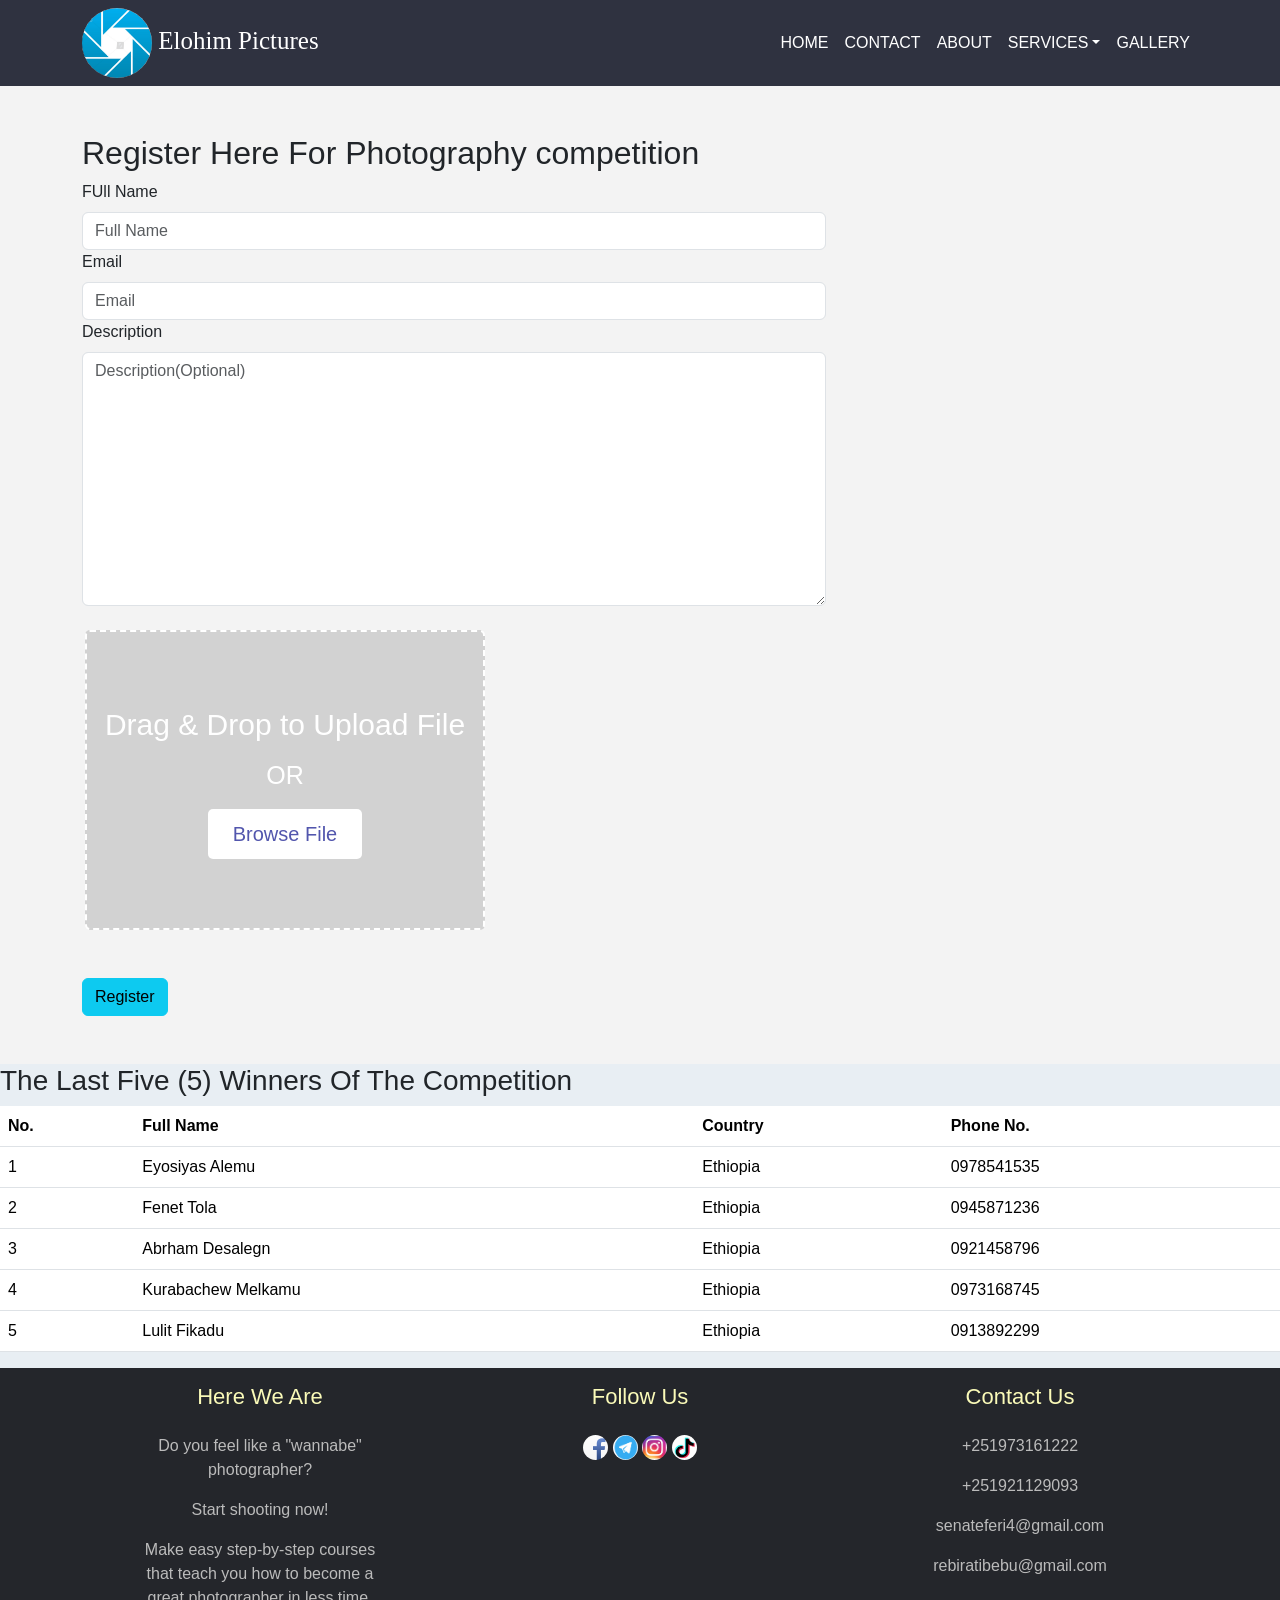
<file: photoCompetitionFinal.html>
<!DOCTYPE html>
<html lang="en">
<head>
    <meta charset="UTF-8">
    <meta http-equiv="X-UA-Compatible" content="IE=edge">
    <meta name="viewport" content="width=device-width, initial-scale=1.0">
    <link href="https://cdn.jsdelivr.net/npm/bootstrap@5.3.0-alpha1/dist/css/bootstrap.min.css" rel="stylesheet" integrity="sha384-GLhlTQ8iRABdZLl6O3oVMWSktQOp6b7In1Zl3/Jr59b6EGGoI1aFkw7cmDA6j6gD" crossorigin="anonymous">
    <link rel="stylesheet" href="stylecompetition.css">
    <title>Elohim Pictures</title>
</head>
<body>
    <div id="container">
        <div overflow-x-hidden overflow-y-auto id="main">
            <header class="header">
                <nav class="navbar navbar-expand-lg">
                    <div class="container">
                        <div class="logo">
                            <img src="images/camera.png" alt="elohim pictures logo">
                            Elohim Pictures
                        </div>
                        <button class="navbar-toggler" type="button" data-bs-toggle="collapse" data-bs-target="#navmenu">
                            <span class="navbar-toggler-icon">.</span>
                        </button>
                        <div class="collapse navbar-collapse" id="navmenu">
                            <ul class="navbar-nav ms-auto">
                                <li class="nav-item"><a class="nav-link" href="index.html">HOME</a></li>
                                    <li class="nav-item"><a class="nav-link" href="contactFinal.html">CONTACT</a></li>
                                    <li class="nav-item"><a class="nav-link" href="aboutFinal.html">ABOUT</a></li>
                                    <li class="nav-item dropdown" id="dropdown" ><a class="nav-link dropdown-toggle" href="#" role="button" data-bs-toggle="dropdown" aria-expanded="false">SERVICES</a>
                                        <ul class="dropdown-menu">
                                            <li><a class="dropdown-item" href="wallpaperPhotosFinal.html">WALLPAPER PHOTOS</a></li>
                                            <li><a class="dropdown-item" href="photoTipsFinal.html">PHOTO TIPS</a></li>
                                            <li><a class="dropdown-item" href="photoCompetitionFinal.html">PHOTO COMPETITON</a></li>
                                        </ul>
                                    </li>
                                    <li class="nav-item"><a class="nav-link" href="galleryFinal.html">GALLERY</a></li>
    
                            </ul>
                        </div>
                    </div>
            
                </nav>
            </header>

            <div class="index-form pt-5 pb-5">
                <div class="container">
                    <div class="col-sm-4"></div>
                    <div class="col-lg-8 col-md-8 col-sm-6">
                        <form action="/">
                            <h2>Register Here For Photography competition</h2>
                            <div class="form-group">
                                <label class="form-label" for="validationServer01">FUll Name</label>
                                <input class="form-control" id="validationServer01" type="text" class="input" placeholder="Full Name" required>
                                <div class="valid-feedback">
                                    Looks good!
                                </div>
                            </div>
                            <div class="form-group">
                                <label class="form-label" for="email">Email</label>
                                <input class="form-control" id="email" type="email" class="input" placeholder="Email" required>
                            </div>
                            <div class="form-group">
                                <label class="form-label" for="validationTextarea">Description</label>
                                <textarea class="form-control" name="Description" id="validationTextarea" cols="30" rows="10" placeholder="Description(Optional)"></textarea>
                                <div class="invalid-feedback">
                                    Please enter a message in the textarea.
                                </div>
                            </div><br>

                            <div class="drag-area">
                                <div class="icon"><i class="fas fa-cloud-upload-alt"></i></div>
                                <header>Drag & Drop to Upload File</header>
                                <span>OR</span>
                                <button>Browse File</button>
                                <input type="file" hidden>
                            </div><br><br>

                            <button id="validate" class="btn btn-info" type="submit">Register</button>
                        </form>
                        <div id="result"></div>
                    </div>
                </div>
            </div>



             

             
        
            <div class="section2">
                <h3>The Last Five (5) Winners Of The Competition</h3>
                <table  class="table">
                    <thead>
                        <th scope="col">No.</th>
                        <th scope="col">Full Name</th>
                        <th scope="col">Country</th>
                        <th scope="col">Phone No.</th>
                    </thead>
                    <tbody>
                        <tr>
                            <td>1</td>
                            <td>Eyosiyas Alemu</td>
                            <td>Ethiopia</td>
                            <td>0978541535</td>
                        </tr>
                        <tr>
                            <td>2</td>
                            <td>Fenet Tola</td>
                            <td>Ethiopia</td>
                            <td>0945871236</td>
                        </tr>
                        <tr>
                            <td>3</td>
                            <td>Abrham Desalegn</td>
                            <td>Ethiopia</td>
                            <td>0921458796</td>
                        </tr>
                        <tr>
                            <td>4</td>
                            <td>Kurabachew Melkamu</td>
                            <td>Ethiopia</td>
                            <td>0973168745</td>
                        </tr>
                        <tr>
                            <td>5</td>
                            <td>Lulit Fikadu</td>
                            <td>Ethiopia</td>
                            <td>0913892299</td>
                        </tr>

                    </tbody>
                    
                </table>
            </div>

        </div>
    </div>
    
    <footer pt-5 pb-4>
        <div class="container text-center text-md-left">
            <div class="row text-center text-md-left">
                <div class="col-md-3 col-lg-3 col-xl-3 mx-auto mt-3">
                    <h4 class="mb-4">Here We Are</h4>
                        <p class="comment">Do you feel like a "wannabe" photographer?</p>
                        <p class="comment">Start shooting now!</p>
                        <p class="comment">Make easy step-by-step courses that teach you how to become a great photographer in less time.</p>
                    
                </div>
                <div class="col-md-3 col-lg-3 col-xl-3 mx-auto mt-3">
                    <h4 class="mb-4">Follow Us</h4>
                        <a href="https://www.facebook.com/sena.teferi.73"><img id="facebook" src="images/facebook.png" alt="Facebook Logo"></a>
                        <a href="https://t.me/elohim_picture"><img id="telegram" src="images/telegram.png" alt="Telegram Logo"></a>
                        <a href="http://instagram.com/reb.ira?utm_source=qr"><img id="instagram" src="images/instagram.png" alt="Instagram Logo"></a>
                        <a href="http://tiktok.com/@jobinnn0"><img id="tiktok" src="images/tiktok.png" alt="Twitter Logo"></a>
    
                </div>
                <div class="col-md-3 col-lg-3 col-xl-3 mx-auto mt-3">
                    <h4 class="mb-4">Contact Us</h4>
                        <p class="contact-option">+251973161222</p>
                        <p class="contact-option">+251921129093</p>
                        <p class="contact-option">senateferi4@gmail.com</p>
                        <p class="contact-option">rebiratibebu@gmail.com</p>
    
                </div>
            </div>
    
        </div>
       </footer>

    <script src="https://cdn.jsdelivr.net/npm/bootstrap@5.3.0-alpha1/dist/js/bootstrap.bundle.min.js" integrity="sha384-w76AqPfDkMBDXo30jS1Sgez6pr3x5MlQ1ZAGC+nuZB+EYdgRZgiwxhTBTkF7CXvN" crossorigin="anonymous"></script>
    <script src="scriptcompetition.js"></script>
</body>
</html>
</file>
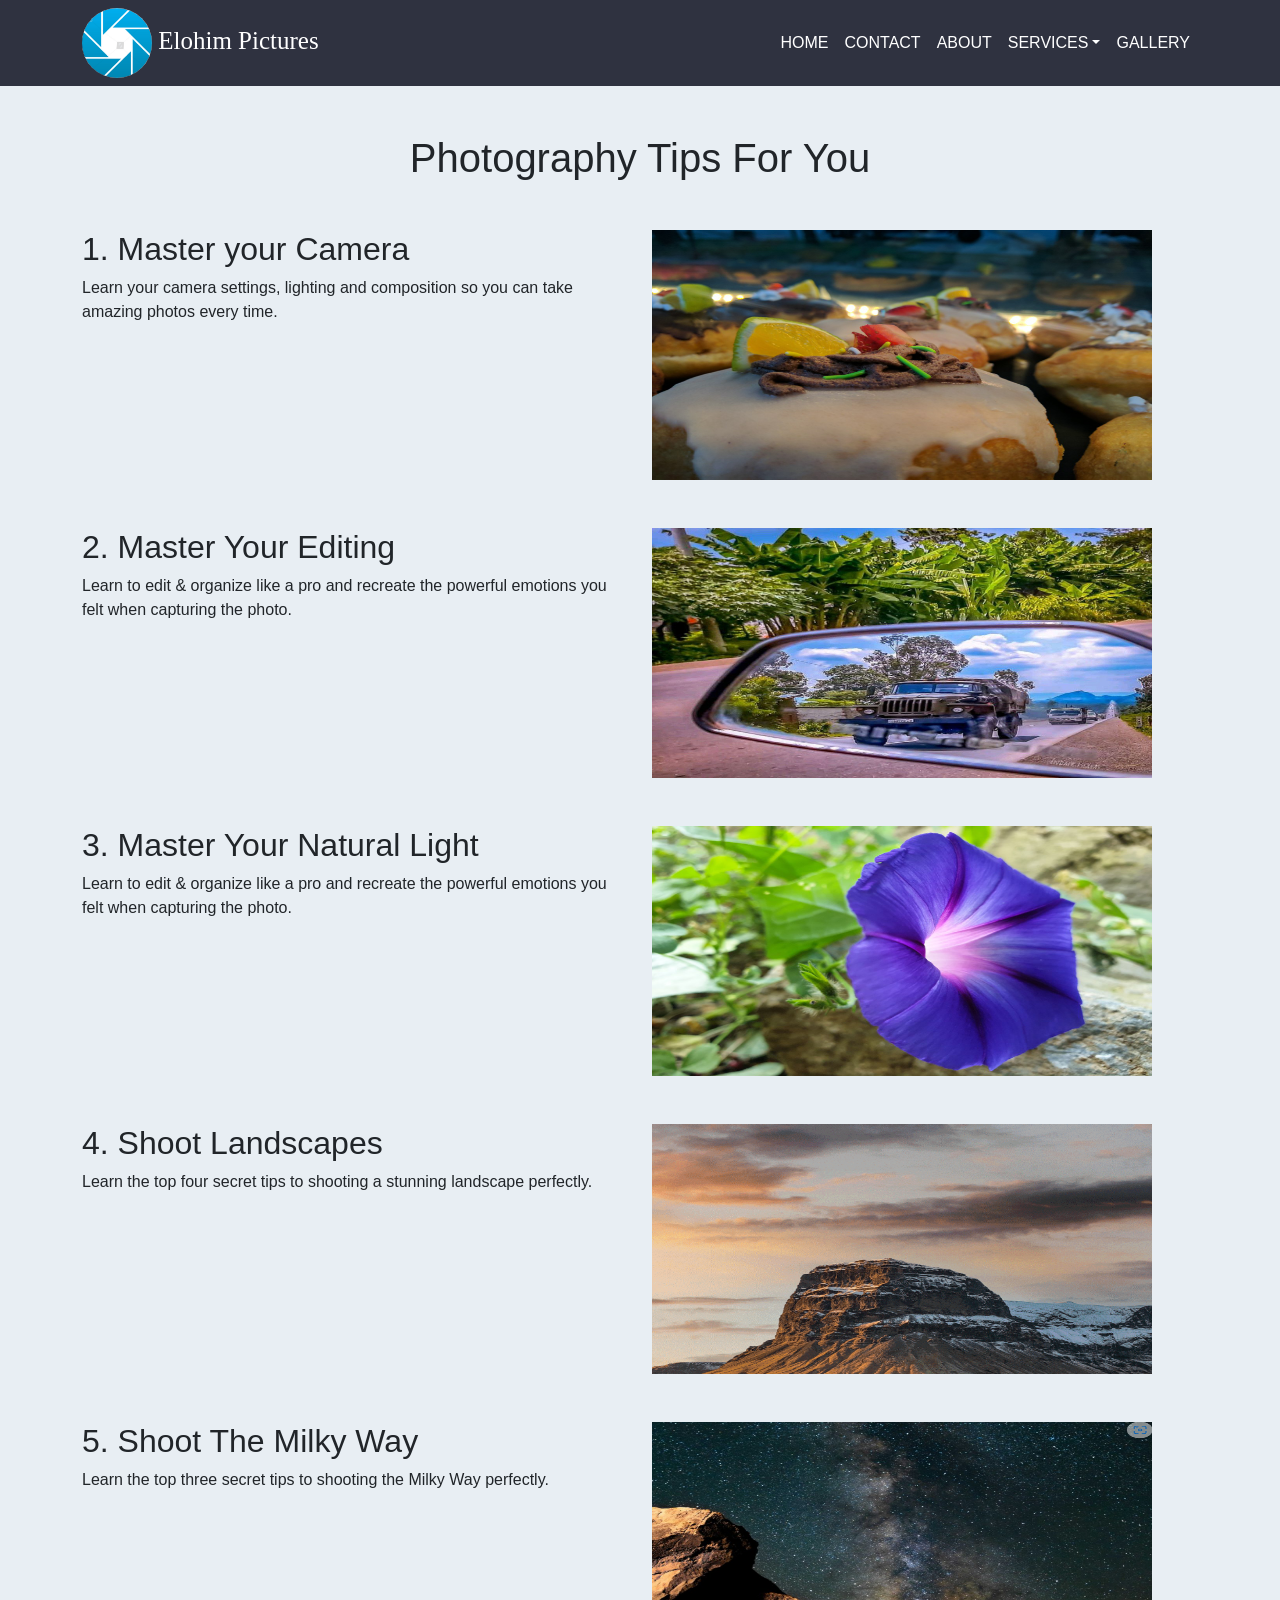
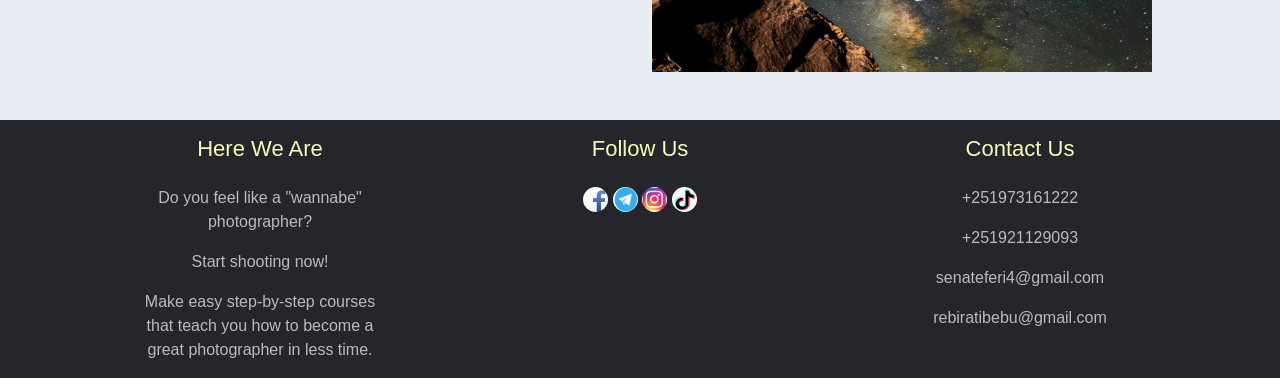
<file: photoTipsFinal.html>
<!DOCTYPE html>
<html lang="en">
<head>
    <meta charset="UTF-8">
    <meta http-equiv="X-UA-Compatible" content="IE=edge">
    <meta name="viewport" content="width=device-width, initial-scale=1.0">
    <link href="https://cdn.jsdelivr.net/npm/bootstrap@5.3.0-alpha1/dist/css/bootstrap.min.css" rel="stylesheet" integrity="sha384-GLhlTQ8iRABdZLl6O3oVMWSktQOp6b7In1Zl3/Jr59b6EGGoI1aFkw7cmDA6j6gD" crossorigin="anonymous">
    <link rel="stylesheet" href="stylephototip.css">
    <title>Elohim Pictures</title>
</head>
<body>
    <div id="container">
        <div overflow-x-hidden overflow-y-auto id="main">
            <header class="header">
                <nav class="navbar navbar-expand-lg">
                    <div class="container">
                        <div class="logo">
                            <img src="images/camera.png" alt="elohim pictures logo">
                            Elohim Pictures
                        </div>
                        <button class="navbar-toggler" type="button" data-bs-toggle="collapse" data-bs-target="#navmenu">
                            <span class="navbar-toggler-icon">.</span>
                        </button>
                        <div class="collapse navbar-collapse" id="navmenu">
                            <ul class="navbar-nav ms-auto">
                                <li class="nav-item"><a class="nav-link" href="index.html">HOME</a></li>
                                    <li class="nav-item"><a class="nav-link" href="contactFinal.html">CONTACT</a></li>
                                    <li class="nav-item"><a class="nav-link" href="aboutFinal.html">ABOUT</a></li>
                                    <li class="nav-item dropdown" id="dropdown" ><a class="nav-link dropdown-toggle" href="#" role="button" data-bs-toggle="dropdown" aria-expanded="false">SERVICES</a>
                                        <ul class="dropdown-menu">
                                            <li><a class="dropdown-item" href="wallpaperPhotosFinal.html">WALLPAPER PHOTOS</a></li>
                                            <li><a class="dropdown-item" href="photoTipsFinal.html">PHOTO TIPS</a></li>
                                            <li><a class="dropdown-item" href="photoCompetitionFinal.html">PHOTO COMPETITON</a></li>
                                        </ul>
                                    </li>
                                    <li class="nav-item"><a class="nav-link" href="galleryFinal.html">GALLERY</a></li>
    
                            </ul>
                        </div>
                    </div>
            
                </nav>
            </header>

            <div class="container">
                <h1 class="text-center m-5">Photography Tips For You</h1>
                <div class="row">
                    <div class="col-lg-6 col-md-6 col-sm-12 mb-5">
                        <h2>1. Master your Camera</h2>
                        <p>Learn your camera settings, lighting and composition 
                        so you can take amazing photos every time.</p>
                    </div>
                    <div class="col-lg-6 col-md-6 col-sm-12 mb-5">
                        <img class="img-fluid" src="images/tip1.jpg" alt="Donut">
                    </div>
                </div>

                <div class="row">
                    <div class="col-lg-6 col-md-6 col-sm-12 mb-5">
                        <h2>2. Master Your Editing</h2>
                        <p>Learn to edit & organize like a pro and recreate the powerful emotions 
                        you felt when capturing the photo.</p>
                    </div>
                    <div class="col-lg-6 col-md-6 col-sm-12 mb-5">
                        <img class="img-fluid" src="images/tip2.jpg" alt="A car reflected on another car spocio">
                    </div>
                </div>

                <div class="row">
                    <div class="col-lg-6 col-md-6 col-sm-12 mb-5">
                        <h2>3. Master Your Natural Light</h2>
                        <p>Learn to edit & organize like a pro and recreate the powerful emotions 
                        you felt when capturing the photo.</p>
                    </div>
                    <div class="col-lg-6 col-md-6 col-sm-12 mb-5">
                        <img class="img-fluid" src="images/wallpaper6.jpg" alt="photo of eagle">
                    </div>
                </div>

                <div class="row">
                    <div class="col-lg-6 col-md-6 col-sm-12 mb-5">
                        <h2>4. Shoot Landscapes</h2>
                        <p>Learn the top  four secret tips to shooting a stunning landscape perfectly. </p>
                    </div>
                    <div class="col-lg-6 col-md-6 col-sm-12 mb-5">
                        <img class="img-fluid" src="images/tip4.png" alt="landscape shooted">
                    </div>
                </div>

                <div class="row">
                    <div class="col-lg-6 col-md-6 col-sm-12 mb-5">
                        <h2>5. Shoot The Milky Way</h2>
                        <p>Learn the top  three secret tips to shooting the Milky Way perfectly. </p>
                    </div>
                    <div class="col-lg-6 col-md-6 col-sm-12 mb-5">
                        <img class="img-fluid" src="images/tip5.png" alt="milky way">
                    </div>
                </div>


            </div>
    

        </div>
    </div>
    
    <footer pt-5 pb-4>
        <div class="container text-center text-md-left">
            <div class="row text-center text-md-left">
                <div class="col-md-3 col-lg-3 col-xl-3 mx-auto mt-3">
                    <h4 class="mb-4">Here We Are</h4>
                        <p class="comment">Do you feel like a "wannabe" photographer?</p>
                        <p class="comment">Start shooting now!</p>
                        <p class="comment">Make easy step-by-step courses that teach you how to become a great photographer in less time.</p>
                    
                </div>
                <div class="col-md-3 col-lg-3 col-xl-3 mx-auto mt-3">
                    <h4 class="mb-4">Follow Us</h4>
                        <a href="https://www.facebook.com/sena.teferi.73"><img id="facebook" src="images/facebook.png" alt="Facebook Logo"></a>
                        <a href="https://t.me/elohim_picture"><img id="telegram" src="images/telegram.png" alt="Telegram Logo"></a>
                        <a href="http://instagram.com/reb.ira?utm_source=qr"><img id="instagram" src="images/instagram.png" alt="Instagram Logo"></a>
                        <a href="http://tiktok.com/@jobinnn0"><img id="tiktok" src="images/tiktok.png" alt="Twitter Logo"></a>
    
                </div>
                <div class="col-md-3 col-lg-3 col-xl-3 mx-auto mt-3">
                    <h4 class="mb-4">Contact Us</h4>
                        <p class="contact-option">+251973161222</p>
                        <p class="contact-option">+251921129093</p>
                        <p class="contact-option">senateferi4@gmail.com</p>
                        <p class="contact-option">rebiratibebu@gmail.com</p>
    
                </div>
            </div>
    
        </div>
       </footer>

       <script src="https://cdn.jsdelivr.net/npm/bootstrap@5.3.0-alpha1/dist/js/bootstrap.bundle.min.js" integrity="sha384-w76AqPfDkMBDXo30jS1Sgez6pr3x5MlQ1ZAGC+nuZB+EYdgRZgiwxhTBTkF7CXvN" crossorigin="anonymous"></script>
    
    
</body>
</html>
</file>
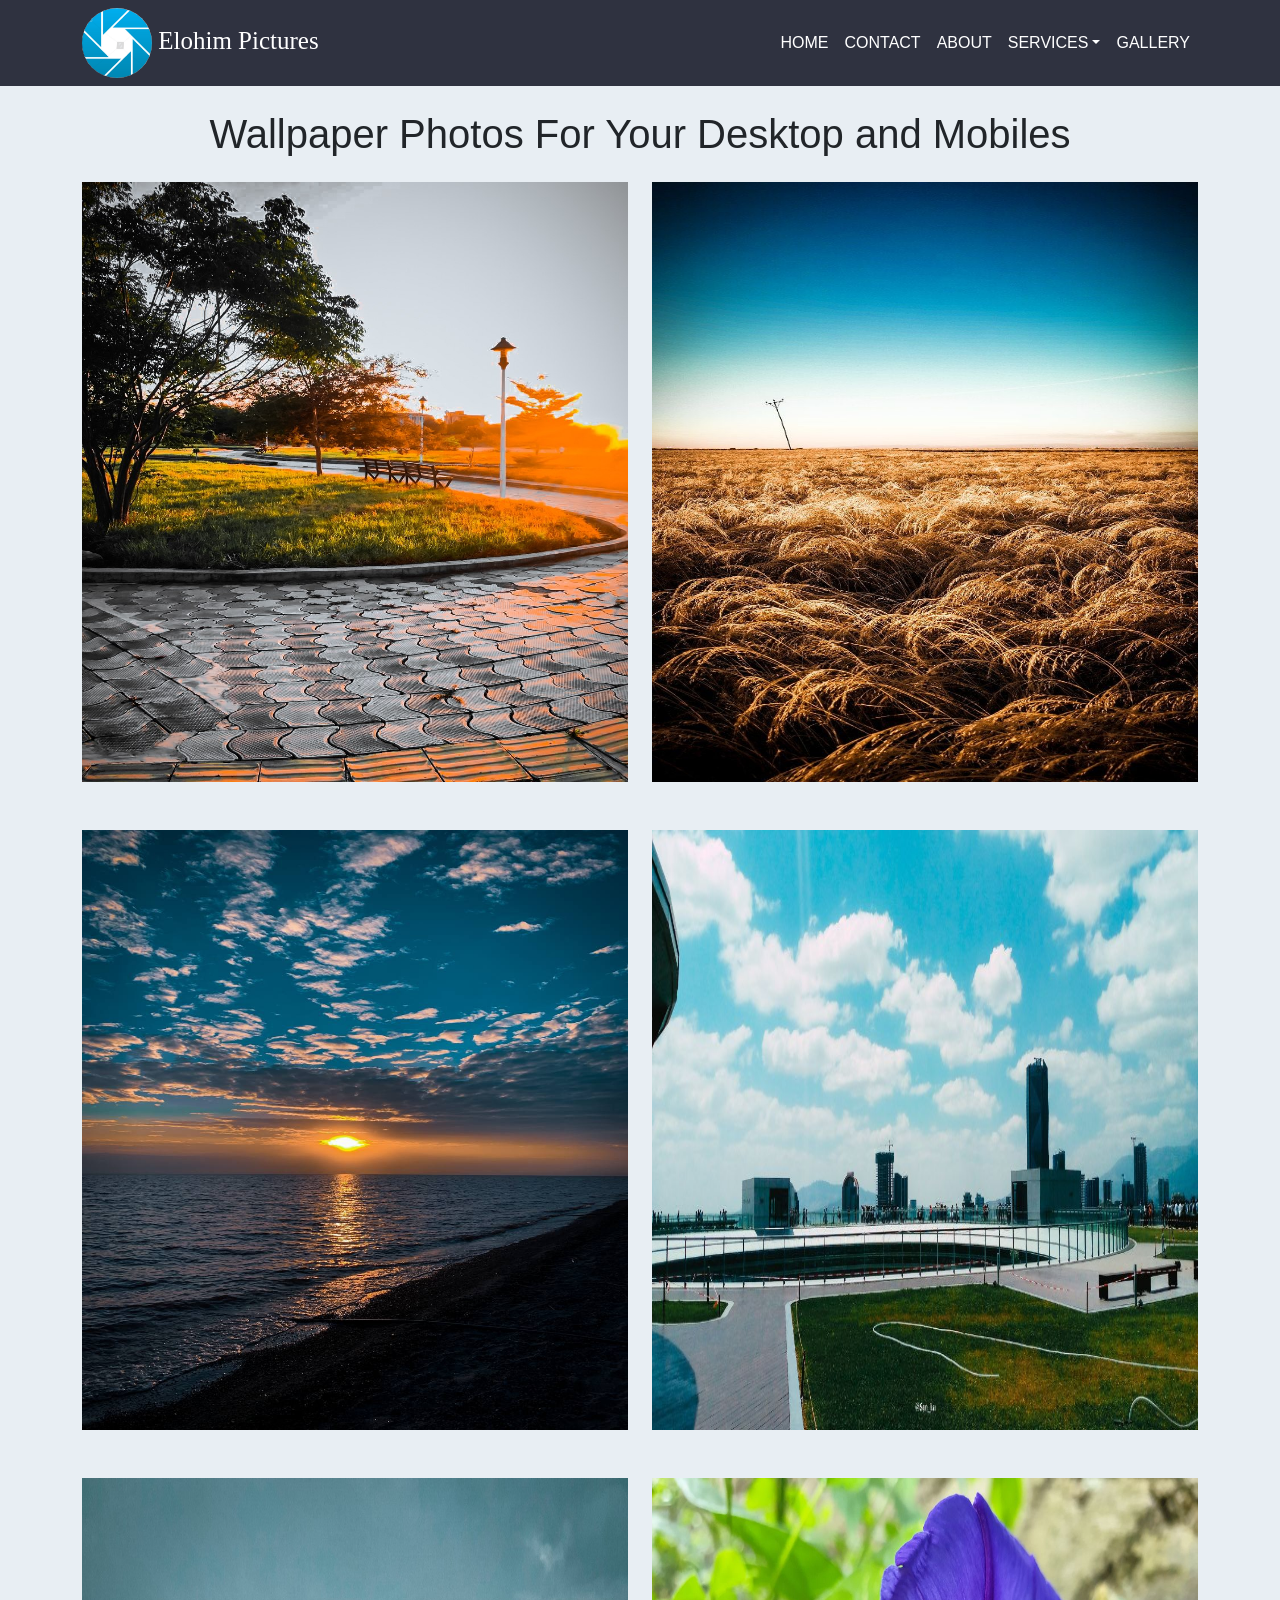
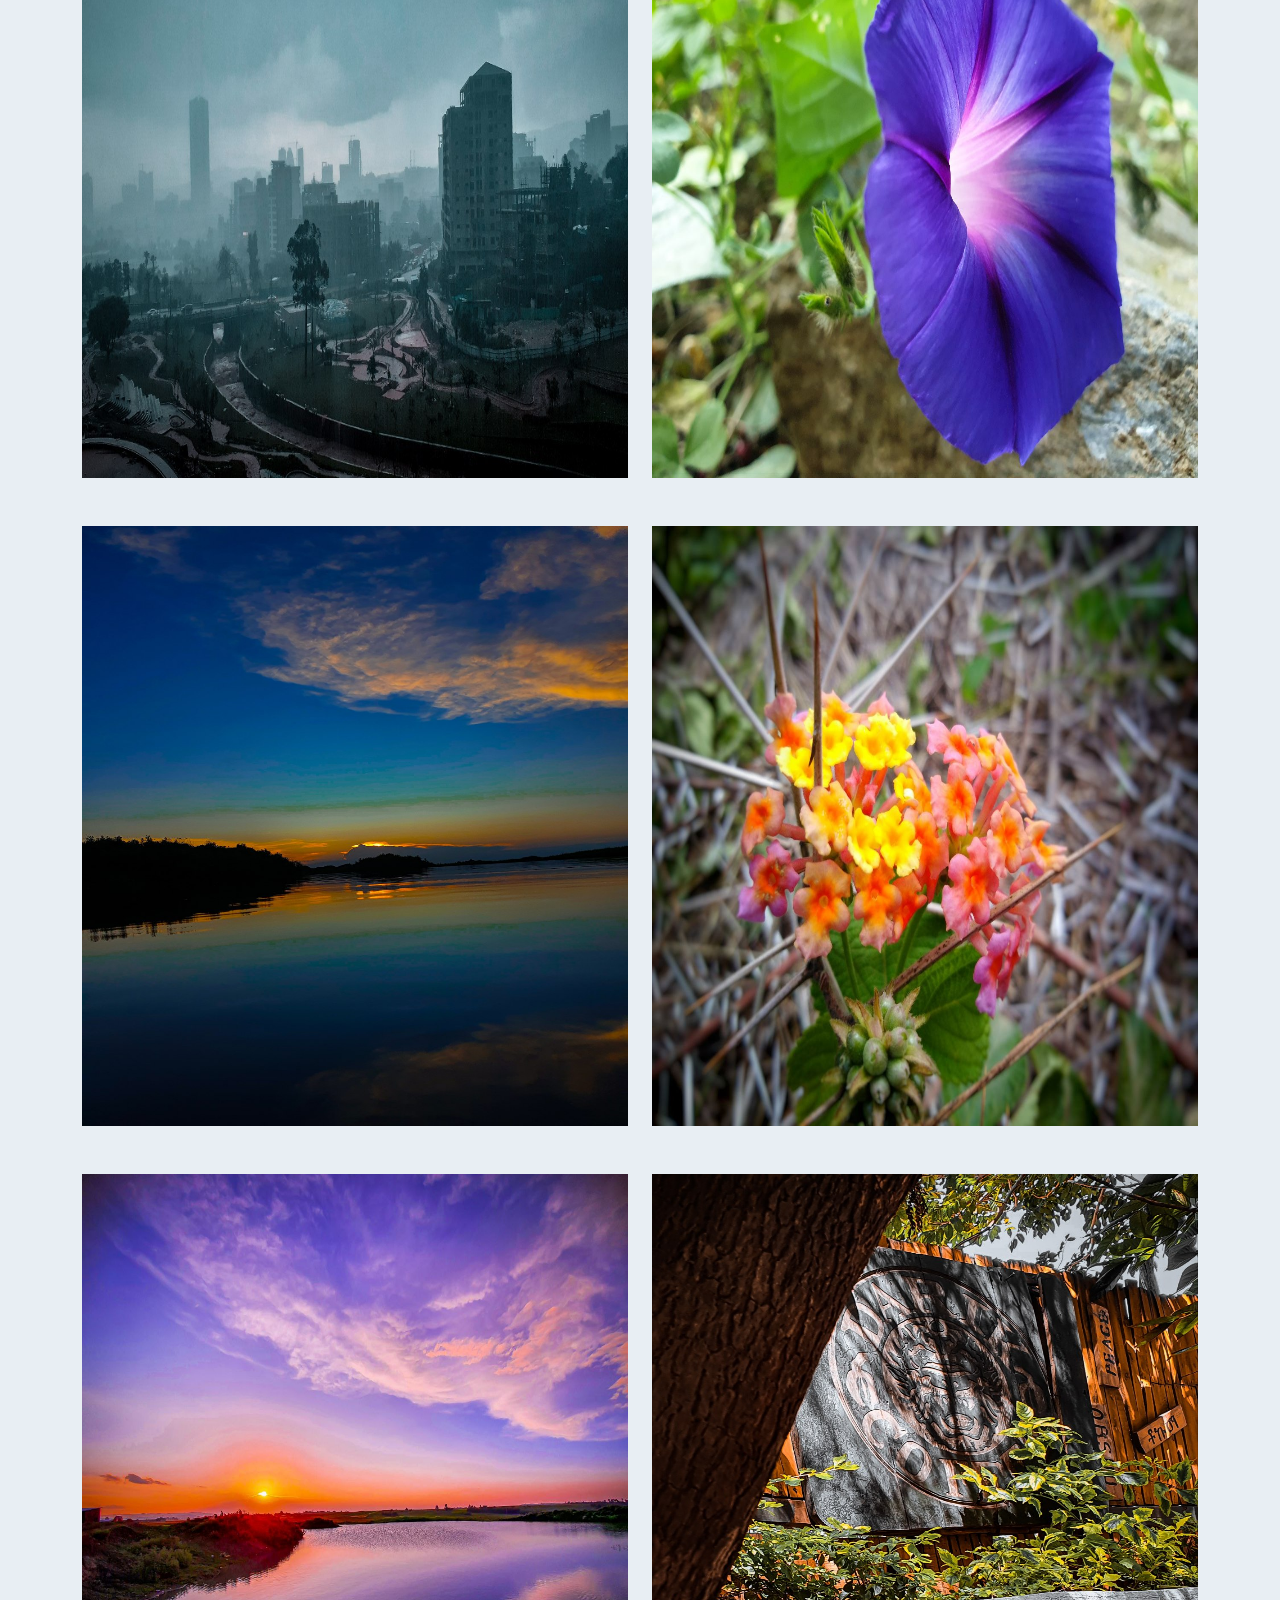
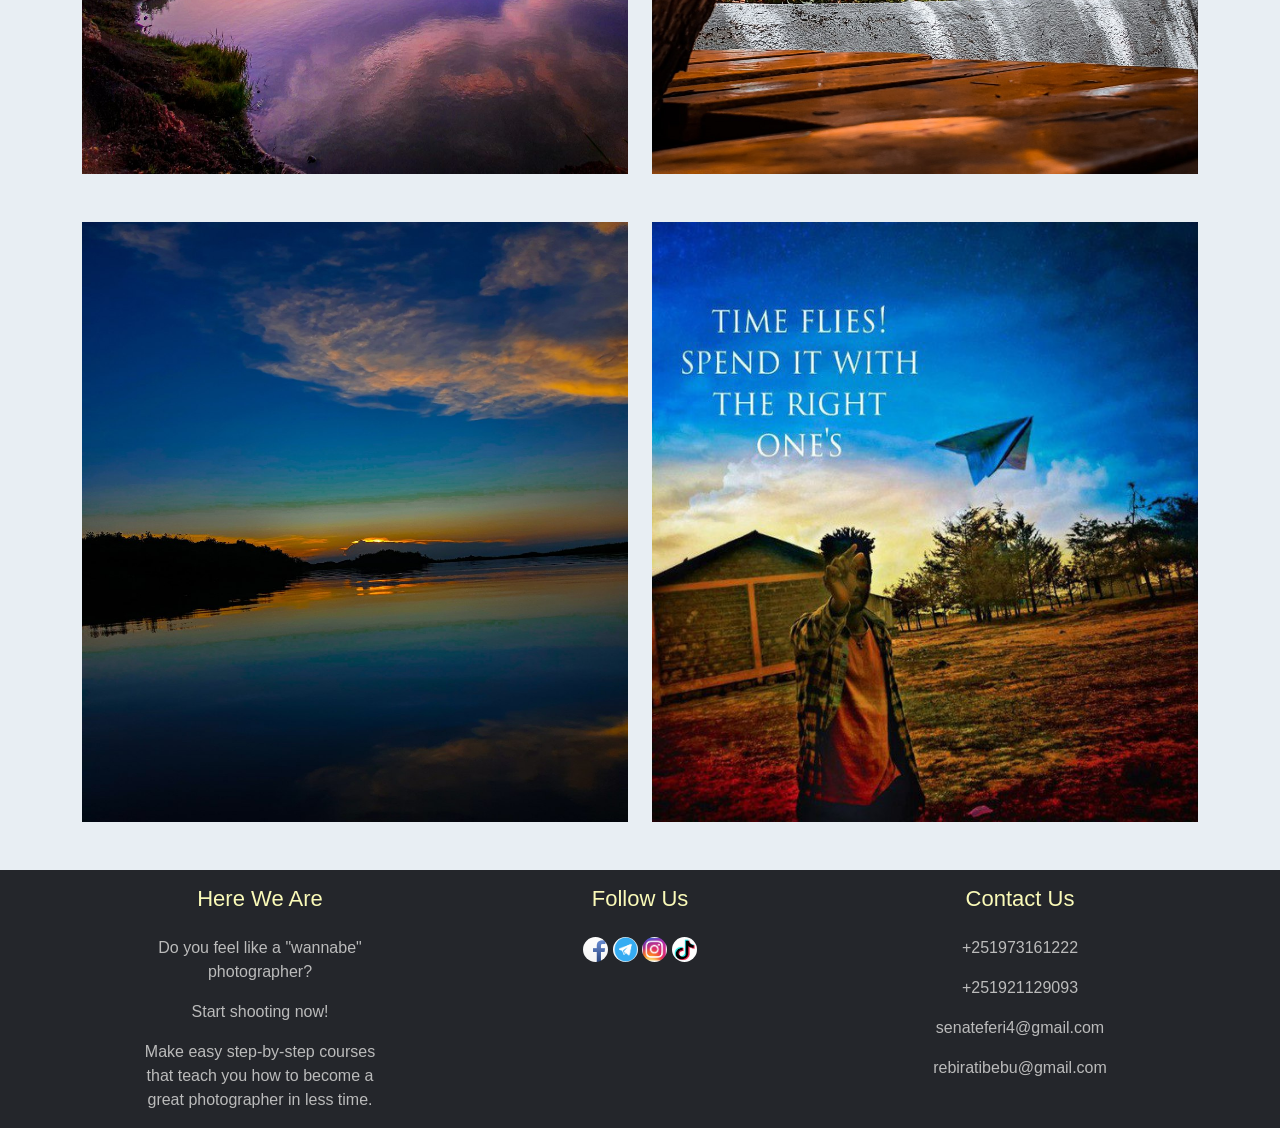
<file: wallpaperPhotosFinal.html>
<!DOCTYPE html>
<html lang="en">
<head>
    <meta charset="UTF-8">
    <meta http-equiv="X-UA-Compatible" content="IE=edge">
    <meta name="viewport" content="width=device-width, initial-scale=1.0">
    <link href="https://cdn.jsdelivr.net/npm/bootstrap@5.3.0-alpha1/dist/css/bootstrap.min.css" rel="stylesheet" integrity="sha384-GLhlTQ8iRABdZLl6O3oVMWSktQOp6b7In1Zl3/Jr59b6EGGoI1aFkw7cmDA6j6gD" crossorigin="anonymous">
    <link rel="stylesheet" href="stylewallpaper.css">
    <title>Elohim Pictures</title>
</head>
<body>
    <div id="container">
        <div overflow-x-hidden overflow-y-auto id="main">
            <header class="header">
                <nav class="navbar navbar-expand-lg">
                    <div class="container">
                        <div class="logo">
                            <img src="images/camera.png" alt="elohim pictures logo">
                            Elohim Pictures
                        </div>
                        <button class="navbar-toggler" type="button" data-bs-toggle="collapse" data-bs-target="#navmenu">
                            <span class="navbar-toggler-icon">.</span>
                        </button>
                        <div class="collapse navbar-collapse" id="navmenu">
                            <ul class="navbar-nav ms-auto">
                                <li class="nav-item"><a class="nav-link" href="index.html">HOME</a></li>
                                    <li class="nav-item"><a class="nav-link" href="contactFinal.html">CONTACT</a></li>
                                    <li class="nav-item"><a class="nav-link" href="aboutFinal.html">ABOUT</a></li>
                                    <li class="nav-item dropdown" id="dropdown" ><a class="nav-link dropdown-toggle" href="#" role="button" data-bs-toggle="dropdown" aria-expanded="false">SERVICES</a>
                                        <ul class="dropdown-menu">
                                            <li><a class="dropdown-item" href="wallpaperPhotosFinal.html">WALLPAPER PHOTOS</a></li>
                                            <li><a class="dropdown-item" href="photoTipsFinal.html">PHOTO TIPS</a></li>
                                            <li><a class="dropdown-item" href="photoCompetitionFinal.html">PHOTO COMPETITON</a></li>
                                        </ul>
                                    </li>
                                    <li class="nav-item"><a class="nav-link" href="galleryFinal.html">GALLERY</a></li>
    
                            </ul>
                        </div>
                    </div>
            
                </nav>
            </header>
    
                <div class="container">
                    <h1 class="text-center m-4">Wallpaper Photos For Your Desktop and Mobiles</h1>
                    <div class="row">
                        <div class="col-lg-6 col-md-6 col-sm-12 mb-5">
                            <img class="img-fluid" src="images/wallpaper1.jpg" alt="sunshine">
                        </div>
                        <div class="col-lg-6 col-md-6 col-sm-12 mb-5">
                            <img class="img-fluid" src="images/wallpaper2.jpg" alt="A beautiful farm with sun light">
                        </div>
                    </div>

                    <div class="row">
                        <div class="col-lg-6 col-md-6 col-sm-12 mb-5">
                            <img class="img-fluid" src="images/wallpaper3.jpg" alt="sun shining on lake">
                        </div>
                        <div class="col-lg-6 col-md-6 col-sm-12 mb-5">
                            <img class="img-fluid" src="images/wallpaper4.jpg" alt="science museum at 4kilo Addis Ababa">
                        </div>
                    </div>

                    <div class="row">
                        <div class="col-lg-6 col-md-6 col-sm-12 mb-5">
                            <img class="img-fluid" src="images/wallpaper5.jpg" alt="view of Addis Ababa city">
                        </div>
                        <div class="col-lg-6 col-md-6 col-sm-12 mb-5">
                            <img class="img-fluid" src="images/wallpaper6.jpg" alt="Beatiful purple flower">
                        </div>
                    </div>

                    <div class="row">
                        <div class="col-lg-6 col-md-6 col-sm-12 mb-5">
                            <img class="img-fluid" src="images/wallpaper7.jpg" alt="sun set and lake">
                        </div>
                        <div class="col-lg-6 col-md-6 col-sm-12 mb-5">
                            <img class="img-fluid" src="images/wallpaper8.jpg" alt="beatiful flower">
                        </div>
                    </div>

                    <div class="row">
                        <div class="col-lg-6 col-md-6 col-sm-12 mb-5">
                            <img class="img-fluid" src="images/wallpaper9.jpg" alt="sunset and lake">
                        </div>
                        <div class="col-lg-6 col-md-6 col-sm-12 mb-5">
                            <img class="img-fluid" src="images/wallpaper10.jpg" alt="beautiful blueblack wall">
                        </div>
                    </div>

                    <div class="row">
                        <div class="col-lg-6 col-md-6 col-sm-12 mb-5">
                            <img class="img-fluid" src="images/wallpaper11.jpg" alt="sun set and lake">
                        </div>
                        <div class="col-lg-6 col-md-6 col-sm-12 mb-5">
                            <img class="img-fluid" src="images/wallpaper12.jpg" alt="A man trying to catch butterfly shaped paper">
                        </div>
                    </div>
               
                </div>
            

        </div>
    </div>
    
    <footer pt-5 pb-4>
        <div class="container text-center text-md-left">
            <div class="row text-center text-md-left">
                <div class="col-md-3 col-lg-3 col-xl-3 mx-auto mt-3">
                    <h4 class="mb-4">Here We Are</h4>
                        <p class="comment">Do you feel like a "wannabe" photographer?</p>
                        <p class="comment">Start shooting now!</p>
                        <p class="comment">Make easy step-by-step courses that teach you how to become a great photographer in less time.</p>
                    
                </div>
                <div class="col-md-3 col-lg-3 col-xl-3 mx-auto mt-3">
                    <h4 class="mb-4">Follow Us</h4>
                        <a href="https://www.facebook.com/sena.teferi.73"><img id="facebook" src="images/facebook.png" alt="Facebook Logo"></a>
                        <a href="https://t.me/elohim_picture"><img id="telegram" src="images/telegram.png" alt="Telegram Logo"></a>
                        <a href="http://instagram.com/reb.ira?utm_source=qr"><img id="instagram" src="images/instagram.png" alt="Instagram Logo"></a>
                        <a href="http://tiktok.com/@jobinnn0"><img id="tiktok" src="images/tiktok.png" alt="Twitter Logo"></a>
    
                </div>
                <div class="col-md-3 col-lg-3 col-xl-3 mx-auto mt-3">
                    <h4 class="mb-4">Contact Us</h4>
                        <p class="contact-option">+251973161222</p>
                        <p class="contact-option">+251921129093</p>
                        <p class="contact-option">senateferi4@gmail.com</p>
                        <p class="contact-option">rebiratibebu@gmail.com</p>
    
                </div>
            </div>
    
        </div>
       </footer>
    
    <script src="https://cdn.jsdelivr.net/npm/bootstrap@5.3.0-alpha1/dist/js/bootstrap.bundle.min.js" integrity="sha384-w76AqPfDkMBDXo30jS1Sgez6pr3x5MlQ1ZAGC+nuZB+EYdgRZgiwxhTBTkF7CXvN" crossorigin="anonymous"></script> 
</body>
</html>
</file>
<file: styleabout.css>
:root{
  --color-1: #2f3240;
}
body{
  font-family: sans-serif;
  background-color: #e8eef3;
  overflow-x: hidden;  
}
span{
  color: white;
}

/* Header */
.header{
  background-color: var(--color-1);
}

.header .logo img{
  width: 70px;
  height: 70px;
  border-radius: 50%;
}
.logo{
    font-size: 25px;
    color: #ffffff;
    font-family: 'Times New Roman', Times, serif; 
}

.navbar-toggler{
  background-color: #ffffff;
}
.dropdown-menu{
  background-color: var(--color-1);
}
.collapse ul li a{
  color: #ffffff;
}
.collapse ul li a:hover{
  color: #f3a93d;
}
.collapse ul li ul li a:hover{
  background-color: #f3f3f3;
}
/* Body */
#img1, #img2, #img3{
  height: 340px;
  width: 360px;
}
#img4, #img5, #img6{
  height: 350px;
  width: 450px;
}


/* Footer */
footer .col-md-3 a img{
  height: 25px;
  width: 25px;
  line-height: 40px;
  border-radius: 50%;
  transition: all 0.5s ease;
}
footer .col-md-3 a img:hover{
  padding-bottom: 6px;
}
footer{
  background-color: #24262b;
}
footer .col-md-3 h4{
  font-size: 22px;
  color: rgb(250, 250, 184);
  font-weight: 500; 
}
footer .col-md-3 p{
  font-size: 16px;
  font-weight: 300;
  color: #bbbbbb;  
}
</file>
<file: stylecontact.css>
:root{
  --color-1: #2f3240;
}
body{
  font-family: sans-serif;
  background-color: #e8eef3;  
}
span{
  color: white;
}

/* Header */
.header{
  background-color: var(--color-1);
}

.header .logo img{
  width: 70px;
  height: 70px;
  border-radius: 50%;
}
.logo{
    font-size: 25px;
    color: #ffffff;
    font-family: 'Times New Roman', Times, serif; 
}

.navbar-toggler{
  background-color: #ffffff;
}
.dropdown-menu{
  background-color: var(--color-1);
}
.collapse ul li a{
  color: #ffffff;
}
.collapse ul li a:hover{
  color: #f3a93d;
}
.collapse ul li ul li a:hover{
  background-color: #f3f3f3;
}
/* Body */
.index-form{
  width: 100%;
  background-color: #f3f3f3;
  padding-top: 60px;
  padding-bottom: 60px;
}


/* Footer */
footer .col-md-3 a img{
  height: 25px;
  width: 25px;
  line-height: 40px;
  border-radius: 50%;
  transition: all 0.5s ease;
}
footer .col-md-3 a img:hover{
  padding-bottom: 6px;
}
footer{
  background-color: #24262b;
}
footer .col-md-3 h4{
  font-size: 22px;
  color: rgb(250, 250, 184);
  font-weight: 500; 
}
footer .col-md-3 p{
  font-size: 16px;
  font-weight: 300;
  color: #bbbbbb;  
}
</file>
<file: stylegallery.css>
:root{
    --color-1: #2f3240;
  }
  body{
    font-family: sans-serif;
    background-color: #e8eef3;  
  }
  span{
    color: white;
  }
  
  /* Header */
  .header{
    background-color: var(--color-1);
  }
  
  .header .logo img{
    width: 70px;
    height: 70px;
    border-radius: 50%;
  }
  .logo{
      font-size: 25px;
      color: #ffffff;
      font-family: 'Times New Roman', Times, serif; 
  }
  
  .navbar-toggler{
    background-color: #ffffff;
  }
  .dropdown-menu{
    background-color: var(--color-1);
  }
  .collapse ul li a{
    color: #ffffff;
  }
  .collapse ul li a:hover{
    color: #f3a93d;
  }
  .collapse ul li ul li a:hover{
    background-color: #f3f3f3;
  }
  /* Body */
  .img-fluid{
    height: 350px;
    width: 350px;
  }
 
  /* Footer */
  footer .col-md-3 a img{
    height: 25px;
    width: 25px;
    line-height: 40px;
    border-radius: 50%;
    transition: all 0.5s ease;
  }
  footer .col-md-3 a img:hover{
    padding-bottom: 6px;
  }
  footer{
    background-color: #24262b;
  }
  footer .col-md-3 h4{
    font-size: 22px;
    color: rgb(250, 250, 184);
    font-weight: 500; 
  }
  footer .col-md-3 p{
    font-size: 16px;
    font-weight: 300;
    color: #bbbbbb;  
  }
</file>
<file: stylecompetition.css>
:root{
  --color-1: #2f3240;
}
body{
  font-family: sans-serif;
  background-color: #e8eef3;  
}
span{
  color: white;
}

/* Header */
.header{
  background-color: var(--color-1);
}

.header .logo img{
  width: 70px;
  height: 70px;
  border-radius: 50%;
}
.logo{
    font-size: 25px;
    color: #ffffff;
    font-family: 'Times New Roman', Times, serif; 
}

.navbar-toggler{
  background-color: #ffffff;
}
.dropdown-menu{
  background-color: var(--color-1);
}
.collapse ul li a{
  color: #ffffff;
}
.collapse ul li a:hover{
  color: #f3a93d;
}
.collapse ul li ul li a:hover{
  background-color: #f3f3f3;
}
/* Body */
.index-form{
  width: 100%;
  background-color: #f3f3f3;
}

/* drag and drop */
.drag-area{
  border: 2px dashed #fff;
  background-color: #d2d2d2;
  height: 300px;
  width: 400px;
  border-radius: 5px;
  display: flex;
  align-items: center;
  justify-content: center;
  flex-direction: column;
  margin-left: 3px;
}

.drag-area.active{
  border: 2px solid #fff;
}
.drag-area .icon{
  font-size: 100px;
  color: #fff;
}
.drag-area header{
  font-size: 30px;
  font-weight: 500;
  color: #fff;
}
.drag-area span{
  font-size: 25px;
  font-weight: 500;
  color: #fff;
  margin: 10px 0 15px 0;
}
.drag-area button{
  padding: 10px 25px;
  font-size: 20px;
  font-weight: 500;
  border: none;
  outline: none;
  background: #fff;
  color: #5256ad;
  border-radius: 5px;
  cursor: pointer;
}
.drag-area img{
  height: 100%;
  width: 100%;
  object-fit: cover;
  border-radius: 5px;
}



/* Footer */
footer .col-md-3 a img{
  height: 25px;
  width: 25px;
  line-height: 40px;
  border-radius: 50%;
  transition: all 0.5s ease;
}
footer .col-md-3 a img:hover{
  padding-bottom: 6px;
}
footer{
  background-color: #24262b;
}
footer .col-md-3 h4{
  font-size: 22px;
  color: rgb(250, 250, 184);
  font-weight: 500; 
}
footer .col-md-3 p{
  font-size: 16px;
  font-weight: 300;
  color: #bbbbbb;  
}
</file>
<file: stylephototip.css>
:root{
  --color-1: #2f3240;
}
body{
  font-family: sans-serif;
  background-color: #e8eef3;  
}
span{
  color: white;
}

/* Header */
.header{
  background-color: var(--color-1);
}

.header .logo img{
  width: 70px;
  height: 70px;
  border-radius: 50%;
}
.logo{
    font-size: 25px;
    color: #ffffff;
    font-family: 'Times New Roman', Times, serif; 
}

.navbar-toggler{
  background-color: #ffffff;
}
.dropdown-menu{
  background-color: var(--color-1);
}
.collapse ul li a{
  color: #ffffff;
}
.collapse ul li a:hover{
  color: #f3a93d;
}
.collapse ul li ul li a:hover{
  background-color: #f3f3f3;
}
/* Body */
.img-fluid{
  height: 250px;
  width: 500px;
}

/* Footer */
footer .col-md-3 a img{
  height: 25px;
  width: 25px;
  line-height: 40px;
  border-radius: 50%;
  transition: all 0.5s ease;
}
footer .col-md-3 a img:hover{
  padding-bottom: 6px;
}
footer{
  background-color: #24262b;
}
footer .col-md-3 h4{
  font-size: 22px;
  color: rgb(250, 250, 184);
  font-weight: 500; 
}
footer .col-md-3 p{
  font-size: 16px;
  font-weight: 300;
  color: #bbbbbb;  
}
</file>
<file: stylewallpaper.css>
:root{
  --color-1: #2f3240;
}
body{
  font-family: sans-serif;
  background-color: #e8eef3; 
 
}
span{
  color: white;
}

/* Header */
.header{
  background-color: var(--color-1);
}

.header .logo img{
  width: 70px;
  height: 70px;
  border-radius: 50%;
}
.logo{
    font-size: 25px;
    color: #ffffff;
    font-family: 'Times New Roman', Times, serif; 
}

.navbar-toggler{
  background-color: #ffffff;
}
.dropdown-menu{
  background-color: var(--color-1);
}
.collapse ul li a{
  color: #ffffff;
}
.collapse ul li a:hover{
  color: #f3a93d;
}
.collapse ul li ul li a:hover{
  background-color: #f3f3f3;
}
/* Body */
.img-fluid{
  height: 600px;
  width: 600px;
}

/* Footer */
footer .col-md-3 a img{
  height: 25px;
  width: 25px;
  line-height: 40px;
  border-radius: 50%;
  transition: all 0.5s ease;
}
footer .col-md-3 a img:hover{
  padding-bottom: 6px;
}
footer{
  background-color: #24262b;
}
footer .col-md-3 h4{
  font-size: 22px;
  color: rgb(250, 250, 184);
  font-weight: 500; 
}
footer .col-md-3 p{
  font-size: 16px;
  font-weight: 300;
  color: #bbbbbb;  
}
</file>
